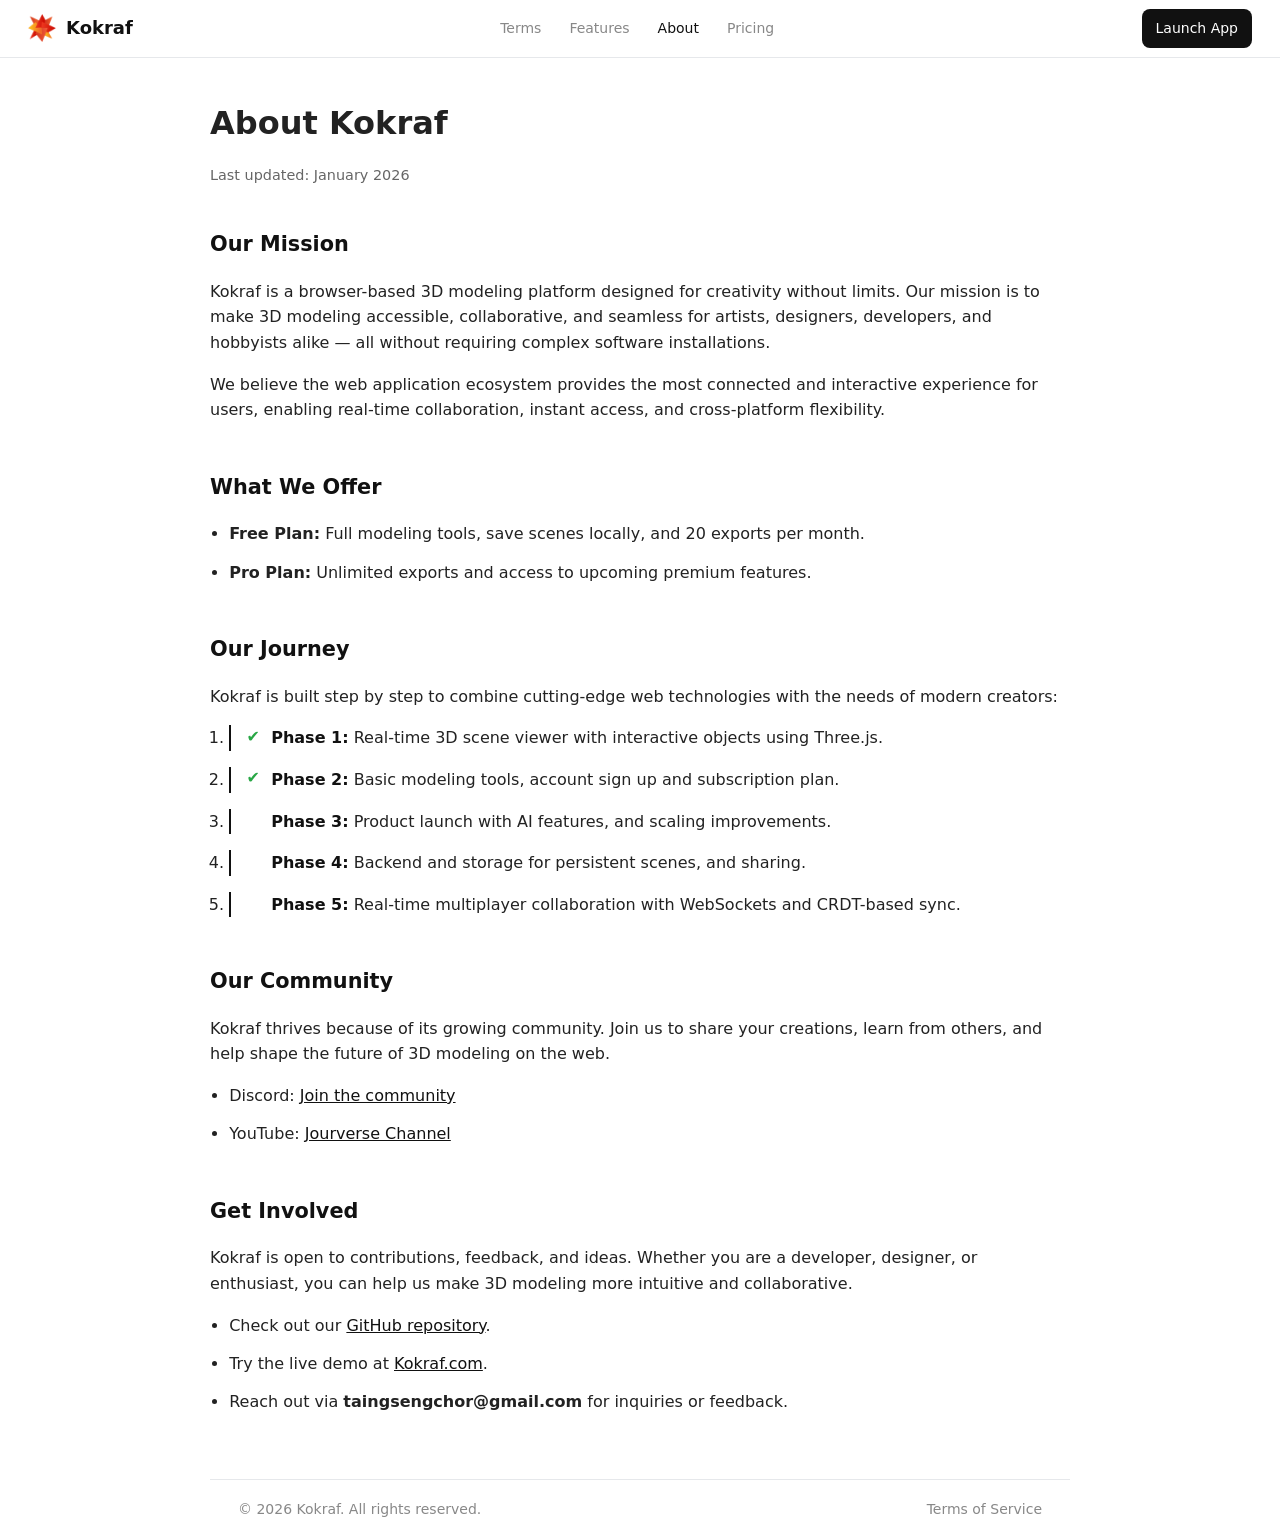
<file: about/index.html>
<!DOCTYPE html>
<html lang="en">
<head>
  <meta charset="UTF-8" />
  <meta name="viewport" content="width=device-width, initial-scale=1.0" />
  <title>About – Kokraf</title>

  <meta name="description" content="Learn about Kokraf, the browser-based collaborative 3D modeling platform, our vision, features, and roadmap.">

  <!-- Favicon and App Name -->
  <meta name="application-name" content="Kokraf" />
  <link rel="apple-touch-icon" sizes="180x180" href="/assets/favicon_io/apple-touch-icon.png">
  <link rel="icon" type="image/png" sizes="32x32" href="/assets/favicon_io/favicon-32x32.png">
  <link rel="icon" type="image/png" sizes="16x16" href="/assets/favicon_io/favicon-16x16.png">
  <link rel="icon" href="/assets/favicon_io/favicon.ico" type="image/x-icon">
  <link rel="icon" type="image/png" sizes="192x192" href="/assets/favicon_io/android-chrome-192x192.png">
  <link rel="icon" type="image/png" sizes="512x512" href="/assets/favicon_io/android-chrome-512x512.png">
  <link rel="manifest" href="/assets/favicon_io/site.webmanifest">

  <link rel="stylesheet" href="./about-page.css" />
</head>
<body>
  <header class="app-header">
    <div class="header-left">
      <img src="../assets/images/KokrafLogo.png" alt="Kokraf Logo" class="logo">
      <span class="brand-name">Kokraf</span>
    </div>

    <nav class="header-center">
      <a href="/terms">Terms</a>
      <a href="/features">Features</a>
      <a href="/about" class="active">About</a>
      <a href="/pricing">Pricing</a>
    </nav>

    <div class="header-right">
      <a href="/" class="app-button">Launch App</a>
    </div>
  </header>

  <main class="about-container">
    <h1>About Kokraf</h1>
    <p class="meta">Last updated: January 2026</p>

    <section>
      <h2>Our Mission</h2>
      <p>
        Kokraf is a browser-based 3D modeling platform designed for creativity without limits. 
        Our mission is to make 3D modeling accessible, collaborative, and seamless for artists, designers, developers, and hobbyists alike — all without requiring complex software installations.
      </p>
      <p>
        We believe the web application ecosystem provides the most connected and interactive experience for users, enabling real-time collaboration, instant access, and cross-platform flexibility.
      </p>
    </section>

    <section>
      <h2>What We Offer</h2>
      <ul>
        <li><strong>Free Plan:</strong> Full modeling tools, save scenes locally, and 20 exports per month.</li>
        <li><strong>Pro Plan:</strong> Unlimited exports and access to upcoming premium features.</li>
      </ul>
    </section>

    <section>
      <h2>Our Journey</h2>
      <p>
        Kokraf is built step by step to combine cutting-edge web technologies with the needs of modern creators:
      </p>
      <ol>
        <li><strong>Phase 1:</strong> Real-time 3D scene viewer with interactive objects using Three.js.</li>
        <li><strong>Phase 2:</strong> Basic modeling tools, account sign up and subscription plan.</li>
        <li><strong>Phase 3:</strong> Product launch with AI features, and scaling improvements.</li>
        <li><strong>Phase 4:</strong> Backend and storage for persistent scenes, and sharing.</li>
        <li><strong>Phase 5:</strong> Real-time multiplayer collaboration with WebSockets and CRDT-based sync.</li>
      </ol>
    </section>

    <section>
      <h2>Our Community</h2>
      <p>
        Kokraf thrives because of its growing community. Join us to share your creations, learn from others, and help shape the future of 3D modeling on the web.
      </p>
      <ul>
        <li>Discord: <a href="https://discord.com/invite/FEkhTyggYq" target="_blank">Join the community</a></li>
        <li>YouTube: <a href="https://www.youtube.com/@jourverse" target="_blank">Jourverse Channel</a></li>
      </ul>
    </section>

    <section>
      <h2>Get Involved</h2>
      <p>
        Kokraf is open to contributions, feedback, and ideas. Whether you are a developer, designer, or enthusiast, you can help us make 3D modeling more intuitive and collaborative.
      </p>
      <ul>
        <li>Check out our <a href="https://github.com/sengchor/kokraf" target="_blank">GitHub repository</a>.</li>
        <li>Try the live demo at <a href="https://kokraf.com" target="_blank">Kokraf.com</a>.</li>
        <li>Reach out via <strong>taingsengchor@gmail.com</strong> for inquiries or feedback.</li>
      </ul>
    </section>

    <footer class="site-footer">
      <div class="footer-left">
        © 2026 Kokraf. All rights reserved.
      </div>
      <div class="footer-right">
        <a href="/terms">Terms of Service</a>
      </div>
    </footer>
  </main>
</body>
</html>
</file>
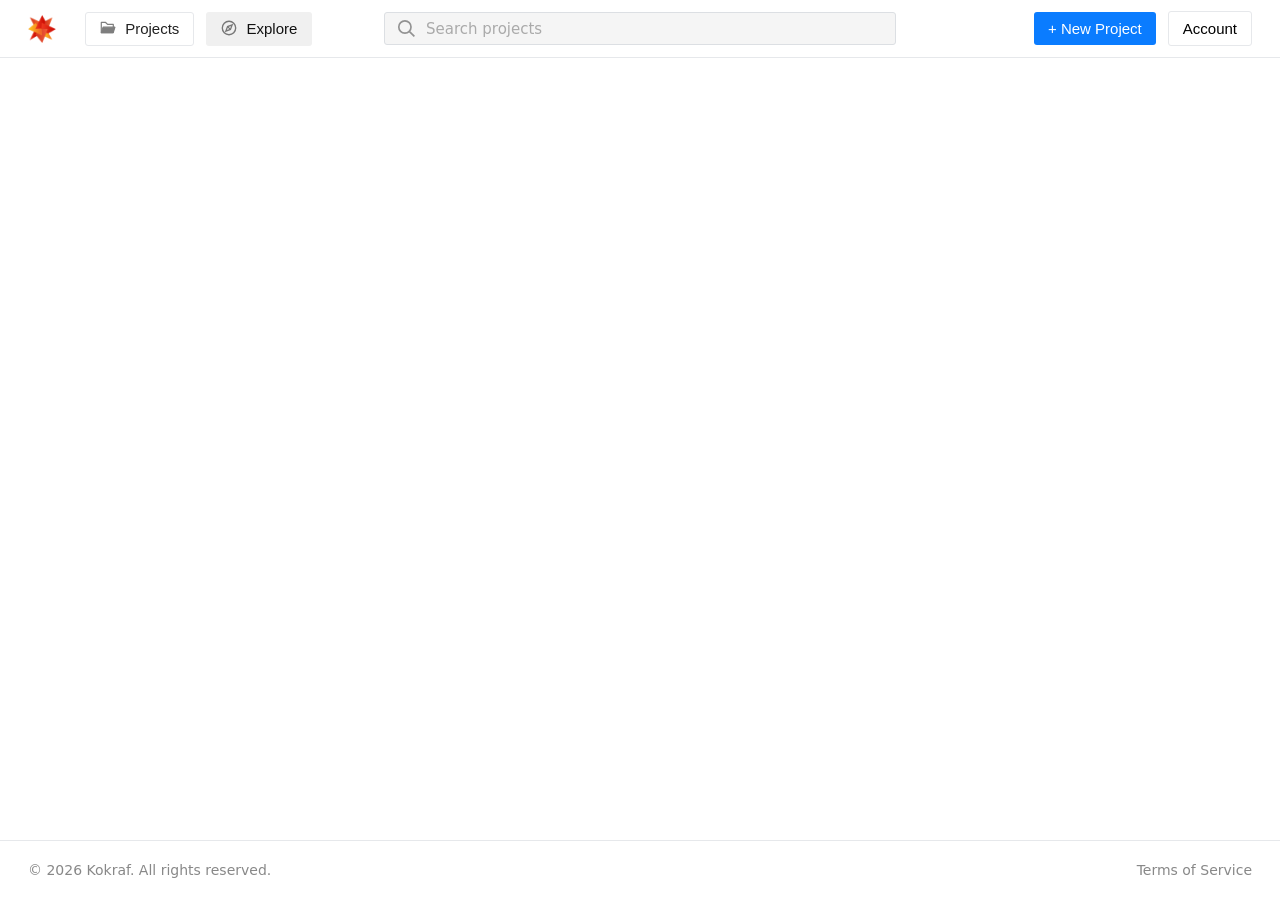
<file: explore/index.html>
<!DOCTYPE html>
<html lang="en">
<head>
  <meta charset="UTF-8" />
  <meta name="viewport" content="width=device-width, initial-scale=1.0"/>
  <title>Explore – Kokraf</title>

  <!-- Meta Description -->
  <meta name="description" content="Explore projects from artists around the world and collaborate on Kokraf." />

  <!-- Favicon and App Name -->
  <meta name="application-name" content="Kokraf" />
  <link rel="apple-touch-icon" sizes="180x180" href="/assets/favicon_io/apple-touch-icon.png">
  <link rel="icon" type="image/png" sizes="32x32" href="/assets/favicon_io/favicon-32x32.png">
  <link rel="icon" type="image/png" sizes="16x16" href="/assets/favicon_io/favicon-16x16.png">
  <link rel="icon" href="/assets/favicon_io/favicon.ico" type="image/x-icon">
  <link rel="icon" type="image/png" sizes="192x192" href="/assets/favicon_io/android-chrome-192x192.png">
  <link rel="icon" type="image/png" sizes="512x512" href="/assets/favicon_io/android-chrome-512x512.png">
  <link rel="manifest" href="/assets/favicon_io/site.webmanifest">

  <link rel="stylesheet" href="/css/base-pages.css" />
  <link rel="stylesheet" href="./explore-page.css" />
  <link rel="stylesheet" href="/css/login-panel.css" />
  <link rel="stylesheet" href="/css/account-panel.css" />
  <link rel="stylesheet" href="/css/viewer-panel.css" />

  <script type="importmap">
    {
      "imports": {
        "three": "https://cdn.jsdelivr.net/npm/three@0.176.0/build/three.module.js",
        "supabase": "https://esm.sh/@supabase/supabase-js@2"
      }
    }
  </script>
</head>

<body>
  <header class="app-header">
    <div class="header-left">
      <a href="/" class="logo-link">
        <img src="../assets/images/KokrafLogo.png" class="logo" />
      </a>
      <a href="/projects" class="secondary-btn">
        <img src="/assets/icons/projects.svg" class="button-icon" width="16" height="16">
        Projects
      </a>
      <a href="/explore" class="secondary-btn active">
        <img src="/assets/icons/explore.svg" class="explore-icon button-icon" width="16" height="16">
        Explore
      </a>
    </div>

    <div class="header-center">
      <div class="search-bar">
        <img src="/assets/icons/search.svg" class="search-icon" width="15" height="15" />
        <input type="text" id="project-search" class="search-input" placeholder="Search projects" />
      </div>
    </div>

    <div class="header-right">
      <button id="new-project-btn" class="primary-btn">+ New Project</button>
      <button id="account-btn" class="secondary-btn">Account</button>
    </div>
  </header>

  <main class="projects-container">
    <div id="projects-grid" class="projects-grid"></div>
  </main>

  <footer class="site-footer">
    <div class="footer-left">
      © 2026 Kokraf. All rights reserved.
    </div>
    <div class="footer-right">
      <a href="/terms">Terms of Service</a>
    </div>
  </footer>
  <script type="module" src="./main.js"></script>
</body>
</html>
</file>
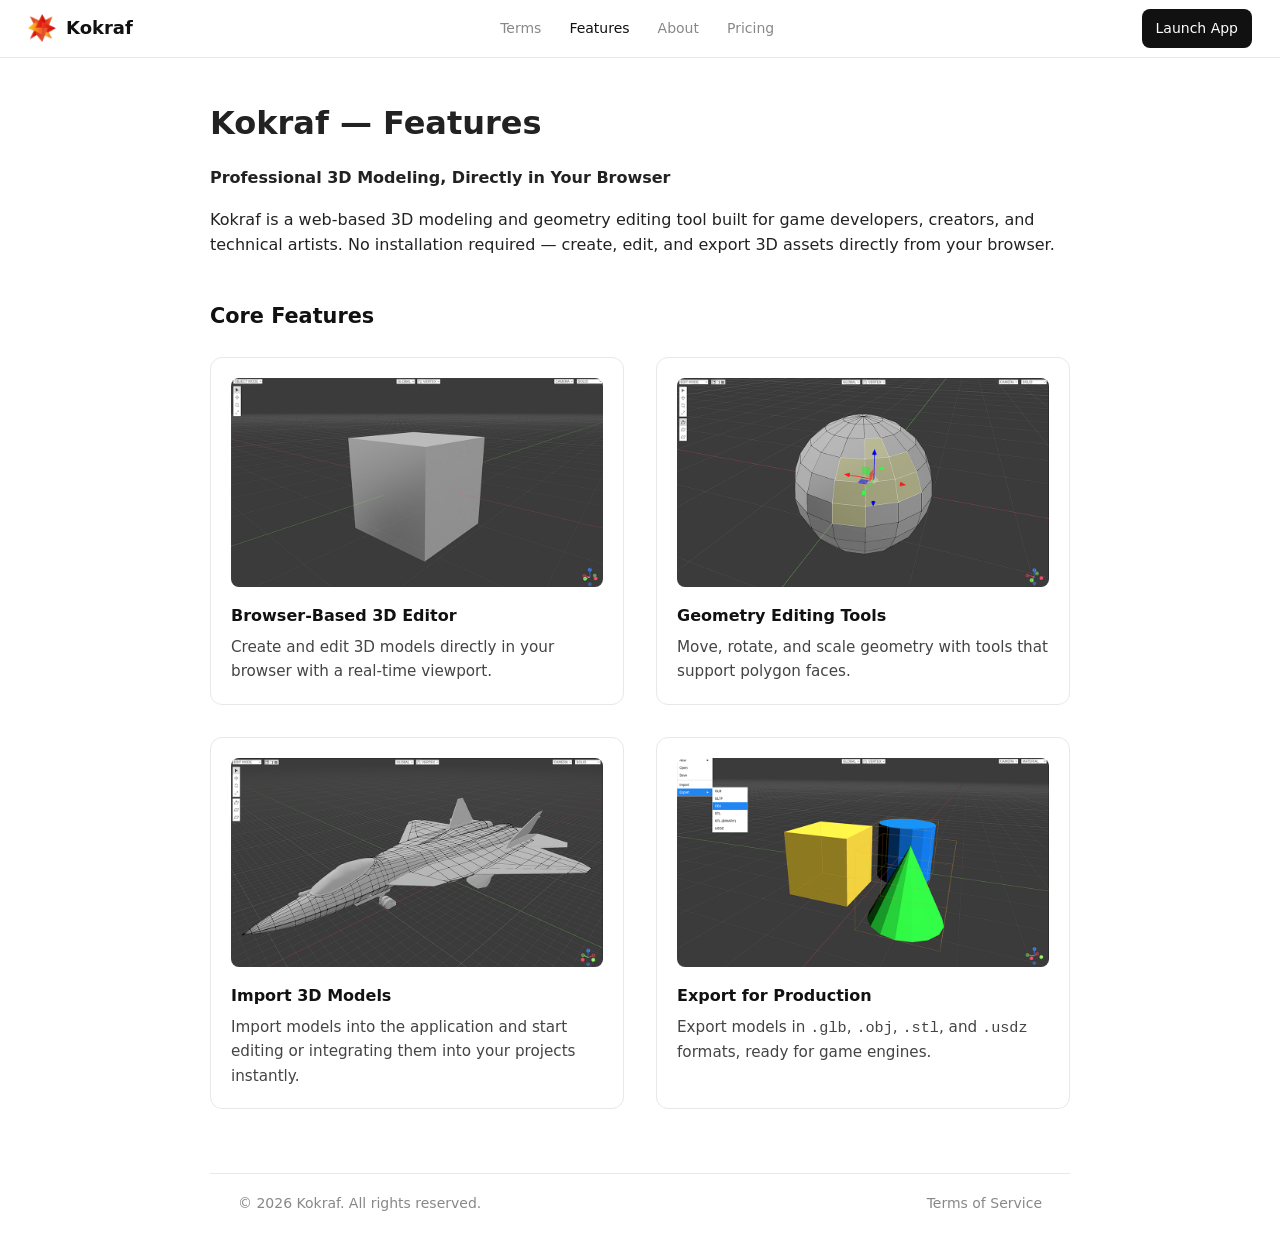
<file: features/index.html>
<!DOCTYPE html>
<html lang="en">
<head>
  <meta charset="UTF-8" />
  <meta name="viewport" content="width=device-width, initial-scale=1.0" />
  <title>Features – Kokraf</title>

  <meta name="description" content="Kokraf is a browser-based 3D modeling and geometry editing tool for game developers and creators." />

  <!-- Favicon and App Name -->
  <meta name="application-name" content="Kokraf" />
  <link rel="apple-touch-icon" sizes="180x180" href="/assets/favicon_io/apple-touch-icon.png">
  <link rel="icon" type="image/png" sizes="32x32" href="/assets/favicon_io/favicon-32x32.png">
  <link rel="icon" type="image/png" sizes="16x16" href="/assets/favicon_io/favicon-16x16.png">
  <link rel="icon" href="/assets/favicon_io/favicon.ico" type="image/x-icon">
  <link rel="icon" type="image/png" sizes="192x192" href="/assets/favicon_io/android-chrome-192x192.png">
  <link rel="icon" type="image/png" sizes="512x512" href="/assets/favicon_io/android-chrome-512x512.png">
  <link rel="manifest" href="/assets/favicon_io/site.webmanifest">

  <link rel="stylesheet" href="./features-page.css" />
</head>
<body>

  <!-- App Header -->
  <header class="app-header">
    <div class="header-left">
      <img
        src="../assets/images/KokrafLogo.png"
        alt="Kokraf Logo"
        class="logo"
      />
      <span class="brand-name">Kokraf</span>
    </div>

    <nav class="header-center">
      <a href="/terms">Terms</a>
      <a href="/features" class="active">Features</a>
      <a href="/about">About</a>
      <a href="/pricing">Pricing</a>
    </nav>

    <div class="header-right">
      <a href="/" class="app-button">Launch App</a>
    </div>
  </header>

  <!-- Main Content -->
  <main class="features-container">

    <!-- Page Header -->
    <header>
      <h1>Kokraf — Features</h1>

      <p>
        <strong>Professional 3D Modeling, Directly in Your Browser</strong>
      </p>

      <p>
        Kokraf is a web-based 3D modeling and geometry editing tool built for
        game developers, creators, and technical artists. No installation
        required — create, edit, and export 3D assets directly from your browser.
      </p>
    </header>

    <!-- Core Features -->
    <section>
      <h2>Core Features</h2>

      <div class="features-grid">
        <article class="feature-card">
          <img src="/assets/images/kokraf-feature1.png" alt="Browser-based 3D editor">
          <h3>Browser-Based 3D Editor</h3>
          <p>
            Create and edit 3D models directly in your browser with a real-time viewport.
          </p>
        </article>

        <article class="feature-card">
          <img src="/assets/images/kokraf-feature2.png" alt="Geometry editing tools">
          <h3>Geometry Editing Tools</h3>
          <p>
            Move, rotate, and scale geometry with tools that support polygon faces.
          </p>
        </article>

        <article class="feature-card">
          <img src="/assets/images/kokraf-feature3.png" alt="Import models">
          <h3>Import 3D Models</h3>
          <p>
            Import models into the application and start editing or integrating them into your projects instantly.
          </p>
        </article>

        <article class="feature-card">
          <img src="/assets/images/kokraf-feature4.png" alt="Export formats">
          <h3>Export for Production</h3>
          <p>
            Export models in <code>.glb</code>, <code>.obj</code>, <code>.stl</code>, and <code>.usdz</code> formats, ready for game engines.
          </p>
        </article>
      </div>
    </section>

    <footer class="site-footer">
      <div class="footer-left">
        © 2026 Kokraf. All rights reserved.
      </div>
      <div class="footer-right">
        <a href="/terms">Terms of Service</a>
      </div>
    </footer>

  </main>

</body>
</html>
</file>
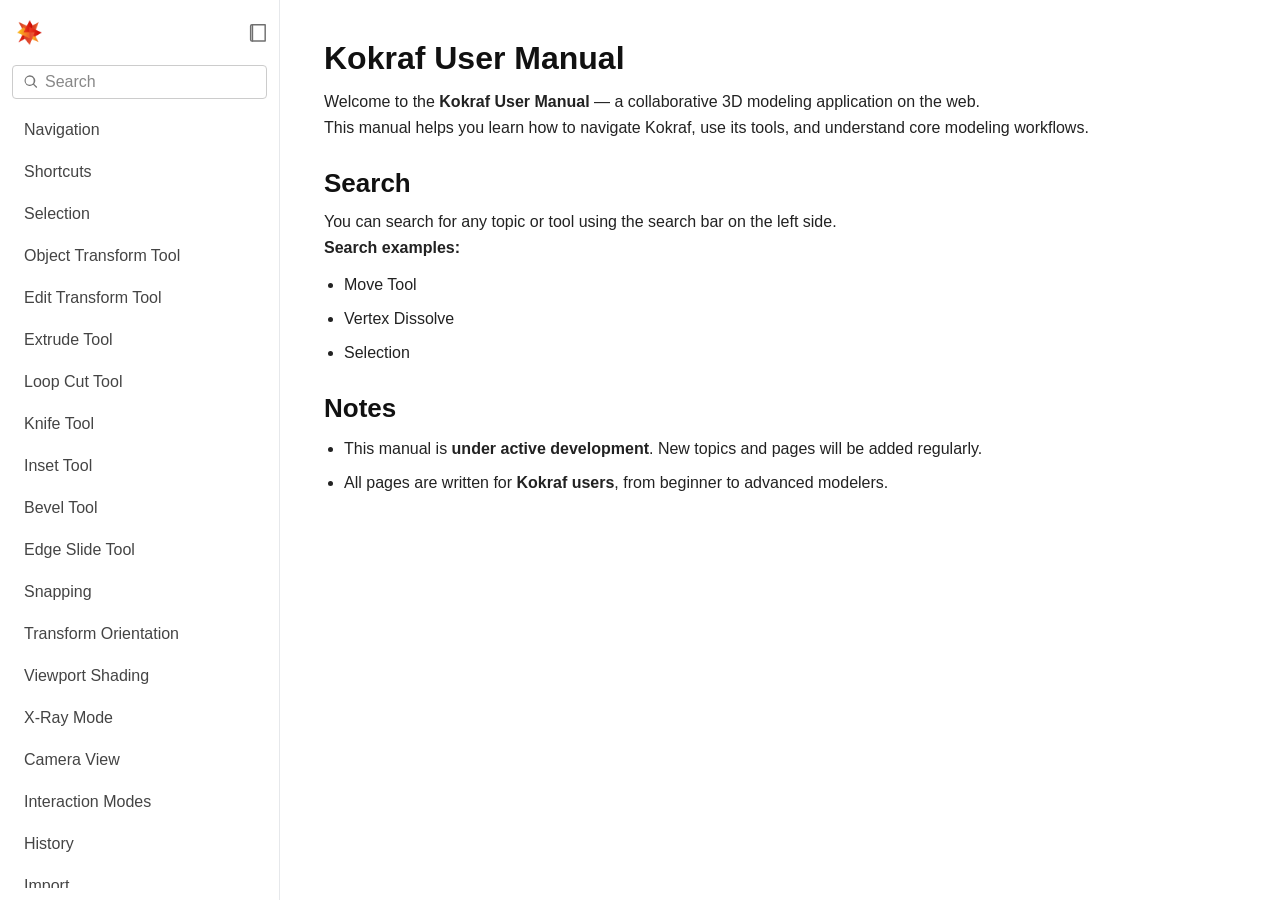
<file: manual/index.html>
<!DOCTYPE html>
<html lang="en">
<head>
  <meta charset="UTF-8">
  <title>Kokraf Manual</title>

  <!-- Meta Description -->
  <meta name="description" content="Official Kokraf user manual for the collaborative 3D modeling web app.">

  <!-- Open Graph Tags -->
  <meta property="og:title" content="Kokraf User Manual">
  <meta property="og:description" content="Official Kokraf user manual. Documentation on how to use the collaborative 3D modeling web app.">
  <meta property="og:type" content="article">
  <meta property="og:url" content="https://kokraf.com/manual">
  <meta property="og:image" content="https://kokraf.com/assets/images/kokrafLogo.png">
  <meta property="og:site_name" content="Kokraf">

  <!-- Favicon and App Name -->
  <meta name="application-name" content="Kokraf" />
  <link rel="apple-touch-icon" sizes="180x180" href="/assets/favicon_io/apple-touch-icon.png">
  <link rel="icon" type="image/png" sizes="32x32" href="/assets/favicon_io/favicon-32x32.png">
  <link rel="icon" type="image/png" sizes="16x16" href="/assets/favicon_io/favicon-16x16.png">
  <link rel="icon" href="/assets/favicon_io/favicon.ico" type="image/x-icon">
  <link rel="icon" type="image/png" sizes="192x192" href="/assets/favicon_io/android-chrome-192x192.png">
  <link rel="icon" type="image/png" sizes="512x512" href="/assets/favicon_io/android-chrome-512x512.png">
  <link rel="manifest" href="/assets/favicon_io/site.webmanifest">

  <!-- Structured Data for SEO -->
  <script type="application/ld+json">
  {
    "@context": "https://schema.org",
    "@type": "TechArticle",
    "headline": "Kokraf User Manual",
    "description": "Official Kokraf user manual. Documentation on how to use the collaborative 3D modeling web app.",
    "author": {
      "@type": "Organization",
      "name": "Kokraf"
    },
    "publisher": {
      "@type": "Organization",
      "name": "Kokraf",
      "logo": {
        "@type": "ImageObject",
        "url": "https://kokraf.com/assets/images/kokrafLogo.png"
      }
    },
    "url": "https://kokraf.com/manual",
    "inLanguage": "en"
  }
  </script>

  <link rel="stylesheet" href="./manual.css">
  <link rel="stylesheet" href="./manual-content.css">
</head>
<body>
  <div id="sidebar">
    <div id="sidebar-header">
      <a href="/" id="manual-logo">
        <img src="../assets/images/KokrafLogo.png" alt="Kokraf Logo">
      </a>
      <a href="/manual" id="manual-home" data-tooltip="User Manual">
        <svg viewBox="0 0 22 22" width="20" height="20" aria-hidden="true">
          <path d="M4 4.5C4 3.67 4.67 3 5.5 3H20v18H5.5A1.5 1.5 0 0 1 4 19.5v-15Z"/>
          <path d="M6 3v18"/>
        </svg>
      </a>
    </div>

    <input type="text" id="search-input" placeholder="Search">
    <ul id="category-list">
      <li data-link="navigation">Navigation</li>
      <li data-link="shortcuts">Shortcuts</li>
      <li data-link="selection">Selection</li>
      <li data-link="object-transform-tool">Object Transform Tool</li>
      <li data-link="edit-transform-tool">Edit Transform Tool</li>
      <li data-link="extrude-tool">Extrude Tool</li>
      <li data-link="loop-cut-tool">Loop Cut Tool</li>
      <li data-link="knife-tool">Knife Tool</li>
      <li data-link="inset-tool">Inset Tool</li>
      <li data-link="bevel-tool">Bevel Tool</li>
      <li data-link="edge-slide-tool">Edge Slide Tool</li>
      <li data-link="snapping">Snapping</li>
      <li data-link="transform-orientation">Transform Orientation</li>
      <li data-link="viewport-shading">Viewport Shading</li>
      <li data-link="x-ray-mode">X-Ray Mode</li>
      <li data-link="camera-view">Camera View</li>
      <li data-link="interaction-modes">Interaction Modes</li>
      <li data-link="history">History</li>
      <li data-link="import">Import</li>
      <li data-link="export">Export</li>
      <li data-link="outliner">Outliner</li>
      <li data-link="view-helper">View Helper</li>
    </ul>
  </div>

  <div id="content">
    <h1>Kokraf User Manual</h1>

    <p>
      Welcome to the <strong>Kokraf User Manual</strong> — a collaborative 3D modeling
      application on the web.
    </p>

    <p>
      This manual helps you learn how to navigate Kokraf, use its tools, and understand
      core modeling workflows.
    </p>


    <h2>Search</h2>

    <p>
      You can search for any topic or tool using the search bar on the left side.
    </p>

    <p><strong>Search examples:</strong></p>
    <ul>
      <li>Move Tool</li>
      <li>Vertex Dissolve</li>
      <li>Selection</li>
    </ul>

    <h2>Notes</h2>

    <ul>
      <li>This manual is <strong>under active development</strong>. New topics and pages will be added regularly.</li>
      <li>All pages are written for <strong>Kokraf users</strong>, from beginner to advanced modelers.</li>
    </ul>
  </div>

  <script type="module" src="./manual.js"></script>
</body>
</html>
</file>
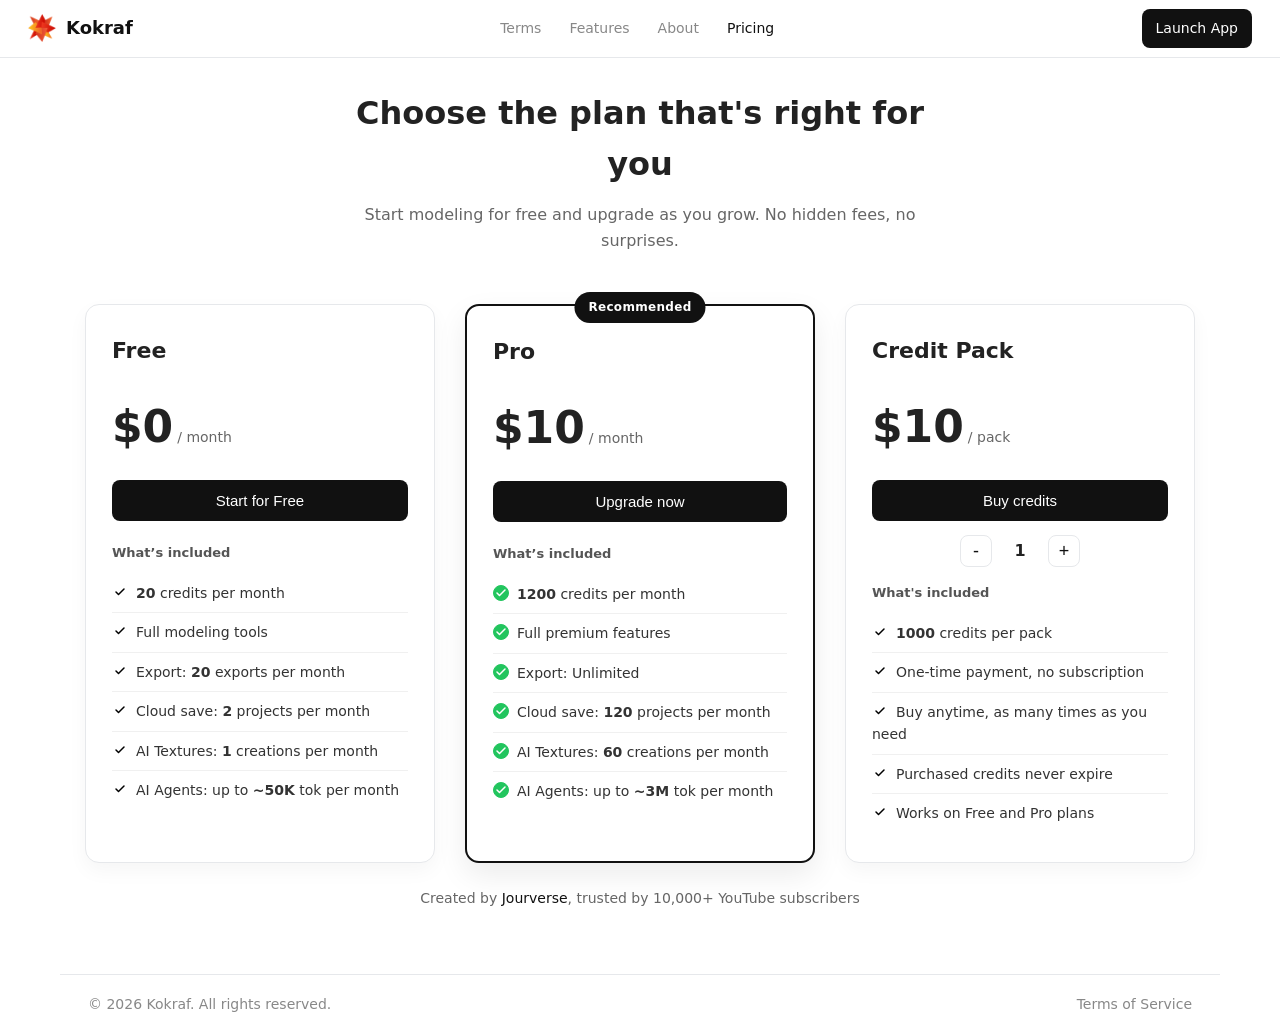
<file: pricing/index.html>
<!DOCTYPE html>
<html lang="en">
<head>
  <meta charset="UTF-8">
  <meta name="viewport" content="width=device-width, initial-scale=1.0">
  <title>Pricing - Kokraf</title>

  <!-- Meta Description -->
  <meta name="description" content="Explore Kokraf's flexible pricing plans. Start modeling for free or upgrade to Pro for unlimited exports.">

  <!-- Favicon and App Name -->
  <meta name="application-name" content="Kokraf" />
  <link rel="apple-touch-icon" sizes="180x180" href="/assets/favicon_io/apple-touch-icon.png">
  <link rel="icon" type="image/png" sizes="32x32" href="/assets/favicon_io/favicon-32x32.png">
  <link rel="icon" type="image/png" sizes="16x16" href="/assets/favicon_io/favicon-16x16.png">
  <link rel="icon" href="/assets/favicon_io/favicon.ico" type="image/x-icon">
  <link rel="icon" type="image/png" sizes="192x192" href="/assets/favicon_io/android-chrome-192x192.png">
  <link rel="icon" type="image/png" sizes="512x512" href="/assets/favicon_io/android-chrome-512x512.png">
  <link rel="manifest" href="/assets/favicon_io/site.webmanifest">
  
  <link rel="stylesheet" href="./pricing-page.css" />
  <link rel="stylesheet" href="../css/login-panel.css" />

  <script type="importmap">
  {
    "imports": {
      "supabase": "https://esm.sh/@supabase/supabase-js@2"
    }
  }
  </script>
</head>

<body>
  <header class="app-header">
    <div class="header-left">
      <img src="../assets/images/KokrafLogo.png" alt="Kokraf Logo" class="logo">
      <span class="brand-name">Kokraf</span>
    </div>

    <nav class="header-center">
      <a href="/terms">Terms</a>
      <a href="/features">Features</a>
      <a href="/about">About</a>
      <a href="/pricing" class="active">Pricing</a>
    </nav>

    <div class="header-right">
      <a href="/" class="app-button">Launch App</a>
    </div>
  </header>

  <main class="page-content">
    <div class="pricing-header">
      <h2>Choose the plan that's right for you</h2>
      <p>Start modeling for free and upgrade as you grow. No hidden fees, no surprises.</p>
    </div>

    <div class="pricing-cards">
      <div class="pricing-card">
        <h3>Free</h3>
        <div class="price">$0<span>/ month</span></div>
        <button id="free-btn" class="pricing-action">Start for Free</button>
        <p class="included-label">What’s included</p>
        <ul>
          <li>
            <span class="custom-check normal">
              <svg xmlns="http://www.w3.org/2000/svg" viewBox="0 0 24 24"><polyline points="20 6 9 17 4 12"></polyline></svg>
            </span><strong>20</strong> credits per month
          </li>
          <li>            
            <span class="custom-check normal">
              <svg xmlns="http://www.w3.org/2000/svg" viewBox="0 0 24 24"><polyline points="20 6 9 17 4 12"></polyline></svg>
            </span>Full modeling tools
          </li>
          <li>            
            <span class="custom-check normal">
              <svg xmlns="http://www.w3.org/2000/svg" viewBox="0 0 24 24"><polyline points="20 6 9 17 4 12"></polyline></svg>
            </span>Export: <strong>20</strong> exports per month
          </li>
          <li>
            <span class="custom-check normal">
              <svg xmlns="http://www.w3.org/2000/svg" viewBox="0 0 24 24"><polyline points="20 6 9 17 4 12"></polyline></svg>
            </span>Cloud save: <strong>2</strong> projects per month
          </li>
          <li>            
            <span class="custom-check normal">
              <svg xmlns="http://www.w3.org/2000/svg" viewBox="0 0 24 24"><polyline points="20 6 9 17 4 12"></polyline></svg>
            </span>AI Textures: <strong>1</strong> creations per month
          </li>
          <li>
            <span class="custom-check normal">
              <svg xmlns="http://www.w3.org/2000/svg" viewBox="0 0 24 24"><polyline points="20 6 9 17 4 12"></polyline></svg>
            </span>AI Agents: up to <strong>~50K</strong> tok per month
          </li>
        </ul>
      </div>

      <div class="pricing-card featured">
        <span class="recommended">Recommended</span>

        <h3>Pro</h3>
        <div class="price">$10<span>/ month</span></div>
        <button id="pro-btn" class="pricing-action">Upgrade now</button>
        <p class="included-label">What’s included</p>
        <ul>
          <li>
            <span class="custom-check">
              <svg xmlns="http://www.w3.org/2000/svg" viewBox="0 0 24 24"><polyline points="20 6 9 17 4 12"></polyline></svg>
            </span><strong>1200</strong> credits per month
          </li>
          <li>            
            <span class="custom-check">
              <svg xmlns="http://www.w3.org/2000/svg" viewBox="0 0 24 24"><polyline points="20 6 9 17 4 12"></polyline></svg>
            </span>Full premium features
          </li>
          <li>            
            <span class="custom-check">
              <svg xmlns="http://www.w3.org/2000/svg" viewBox="0 0 24 24"><polyline points="20 6 9 17 4 12"></polyline></svg>
            </span>Export: Unlimited
          </li>
          <li>            
            <span class="custom-check">
              <svg xmlns="http://www.w3.org/2000/svg" viewBox="0 0 24 24"><polyline points="20 6 9 17 4 12"></polyline></svg>
            </span>Cloud save: <strong>120</strong> projects per month
          </li>
          <li>            
            <span class="custom-check">
              <svg xmlns="http://www.w3.org/2000/svg" viewBox="0 0 24 24"><polyline points="20 6 9 17 4 12"></polyline></svg>
            </span>AI Textures: <strong>60</strong> creations per month
          </li>
          <li>
            <span class="custom-check">
              <svg xmlns="http://www.w3.org/2000/svg" viewBox="0 0 24 24"><polyline points="20 6 9 17 4 12"></polyline></svg>
            </span>AI Agents: up to <strong>~3M</strong> tok per month
          </li>
        </ul>
      </div>

      <div class="pricing-card topup">
        <h3>Credit Pack</h3>
        <div class="price">$10<span>/ pack</span></div>

        <button id="topup-btn" class="pricing-action">Buy credits</button>

        <div class="pack-qty">
          <button type="button" id="pack-minus" aria-label="Decrease">-</button>
          <span id="pack-count">1</span>
          <button type="button" id="pack-plus" aria-label="Increase">+</button>
        </div>

        <p class="included-label">What's included</p>
        <ul>
          <li>
            <span class="custom-check normal">
              <svg xmlns="http://www.w3.org/2000/svg" viewBox="0 0 24 24"><polyline points="20 6 9 17 4 12"></polyline></svg>
            </span><strong>1000</strong> credits per pack
          </li>
          <li>
            <span class="custom-check normal">
              <svg xmlns="http://www.w3.org/2000/svg" viewBox="0 0 24 24"><polyline points="20 6 9 17 4 12"></polyline></svg>
            </span>One-time payment, no subscription
          </li>
          <li>
            <span class="custom-check normal">
              <svg xmlns="http://www.w3.org/2000/svg" viewBox="0 0 24 24"><polyline points="20 6 9 17 4 12"></polyline></svg>
            </span>Buy anytime, as many times as you need
          </li>
          <li>
            <span class="custom-check normal">
              <svg xmlns="http://www.w3.org/2000/svg" viewBox="0 0 24 24"><polyline points="20 6 9 17 4 12"></polyline></svg>
            </span>Purchased credits never expire
          </li>
          <li>
            <span class="custom-check normal">
              <svg xmlns="http://www.w3.org/2000/svg" viewBox="0 0 24 24"><polyline points="20 6 9 17 4 12"></polyline></svg>
            </span>Works on Free and Pro plans
          </li>
        </ul>
      </div>
    </div>
    <p class="created-by">
      Created by <a href="https://www.youtube.com/@jourverse" target="_blank">Jourverse</a>, trusted by 10,000+ YouTube subscribers
    </p>

    <footer class="site-footer">
      <div class="footer-left">
        © 2026 Kokraf. All rights reserved.
      </div>
      <div class="footer-right">
        <a href="/terms">Terms of Service</a>
      </div>
    </footer>
  </main>

  <script src="https://cdn.paddle.com/paddle/v2/paddle.js"></script>
  <script type="text/javascript">
    Paddle.Environment.set("production");
    Paddle.Initialize({ 
      token: 'live_88a301412281aa27f06007025e3'
    });
  </script>
  <script type="module" src="./pricing.js"></script>
</body>
</html>
</file>
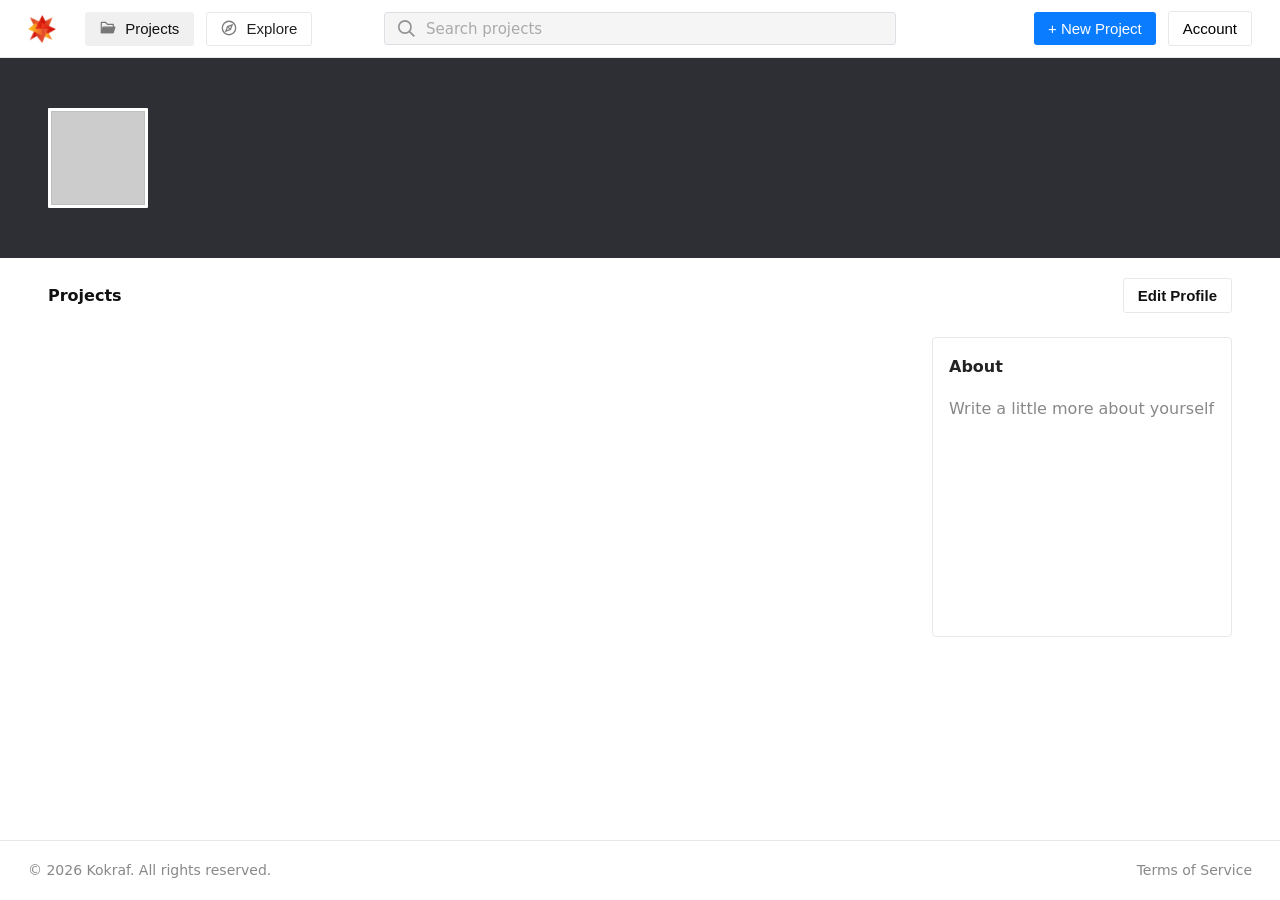
<file: projects/index.html>
<!DOCTYPE html>
<html lang="en">
<head>
  <meta charset="UTF-8" />
  <meta name="viewport" content="width=device-width, initial-scale=1.0"/>
  <title>Projects – Kokraf</title>

  <!-- Meta Description -->
  <meta name="description" content="Kokraf Projects lets you store, edit, and manage your 3D creations in one place." />

  <!-- Favicon and App Name -->
  <meta name="application-name" content="Kokraf" />
  <link rel="apple-touch-icon" sizes="180x180" href="/assets/favicon_io/apple-touch-icon.png">
  <link rel="icon" type="image/png" sizes="32x32" href="/assets/favicon_io/favicon-32x32.png">
  <link rel="icon" type="image/png" sizes="16x16" href="/assets/favicon_io/favicon-16x16.png">
  <link rel="icon" href="/assets/favicon_io/favicon.ico" type="image/x-icon">
  <link rel="icon" type="image/png" sizes="192x192" href="/assets/favicon_io/android-chrome-192x192.png">
  <link rel="icon" type="image/png" sizes="512x512" href="/assets/favicon_io/android-chrome-512x512.png">
  <link rel="manifest" href="/assets/favicon_io/site.webmanifest">

  <link rel="stylesheet" href="/css/base-pages.css" />
  <link rel="stylesheet" href="./projects-page.css" />
  <link rel="stylesheet" href="./edit-profile-panel.css" />
  <link rel="stylesheet" href="/css/login-panel.css" />
  <link rel="stylesheet" href="/css/account-panel.css" />
  <link rel="stylesheet" href="/css/viewer-panel.css" />

  <script type="importmap">
    {
      "imports": {
        "three": "https://cdn.jsdelivr.net/npm/three@0.176.0/build/three.module.js",
        "supabase": "https://esm.sh/@supabase/supabase-js@2"
      }
    }
  </script>
</head>

<body>
  <header class="app-header">
    <div class="header-left">
      <a href="/" class="logo-link">
        <img src="../assets/images/KokrafLogo.png" class="logo" />
      </a>
      <a href="/projects" class="secondary-btn active">
        <img src="/assets/icons/projects.svg" class="button-icon" width="16" height="16">
        Projects
      </a>
      <a href="/explore" class="secondary-btn">
        <img src="/assets/icons/explore.svg" class="explore-icon button-icon" width="16" height="16">
        Explore
      </a>
    </div>

    <div class="header-center">
      <div class="search-bar">
        <img src="/assets/icons/search.svg" class="search-icon" width="15" height="15" />
        <input type="text" id="project-search" class="search-input" placeholder="Search projects" />
      </div>
    </div>

    <div class="header-right">
      <button id="new-project-btn" class="primary-btn">+ New Project</button>
      <button id="account-btn" class="secondary-btn">Account</button>
    </div>
  </header>

  <main class="projects-container">
    <section class="profile-header">
      <div class="profile-banner"></div>

      <div class="profile-content">
        <img class="profile-avatar empty" />
        <div id="profile-info" class="profile-info">
          <div class="profile-name"></div>
          <div class="profile-username"></div>
        </div>
      </div>
    </section>

    <div class="panel-header">
      <div class="tab-name">Projects</div>
      <button id="edit-profile-btn" class="primary-btn">Edit Profile</button>
    </div>
    <div class="content-layout">
      <div class="main-content">
        <div id="projects-grid" class="projects-grid">
        </div>
      </div>

      <aside class="right-panel">
        <div class="about-card">
          <div class="about-title">About</div>
          <p id="profile-about" class="profile-about">Write a little more about yourself</p>
        </div>
      </aside>
    </div>
  </main>

  <footer class="site-footer">
    <div class="footer-left">
      © 2026 Kokraf. All rights reserved.
    </div>
    <div class="footer-right">
      <a href="/terms">Terms of Service</a>
    </div>
  </footer>
  <script type="module" src="./main.js"></script>
</body>
</html>
</file>
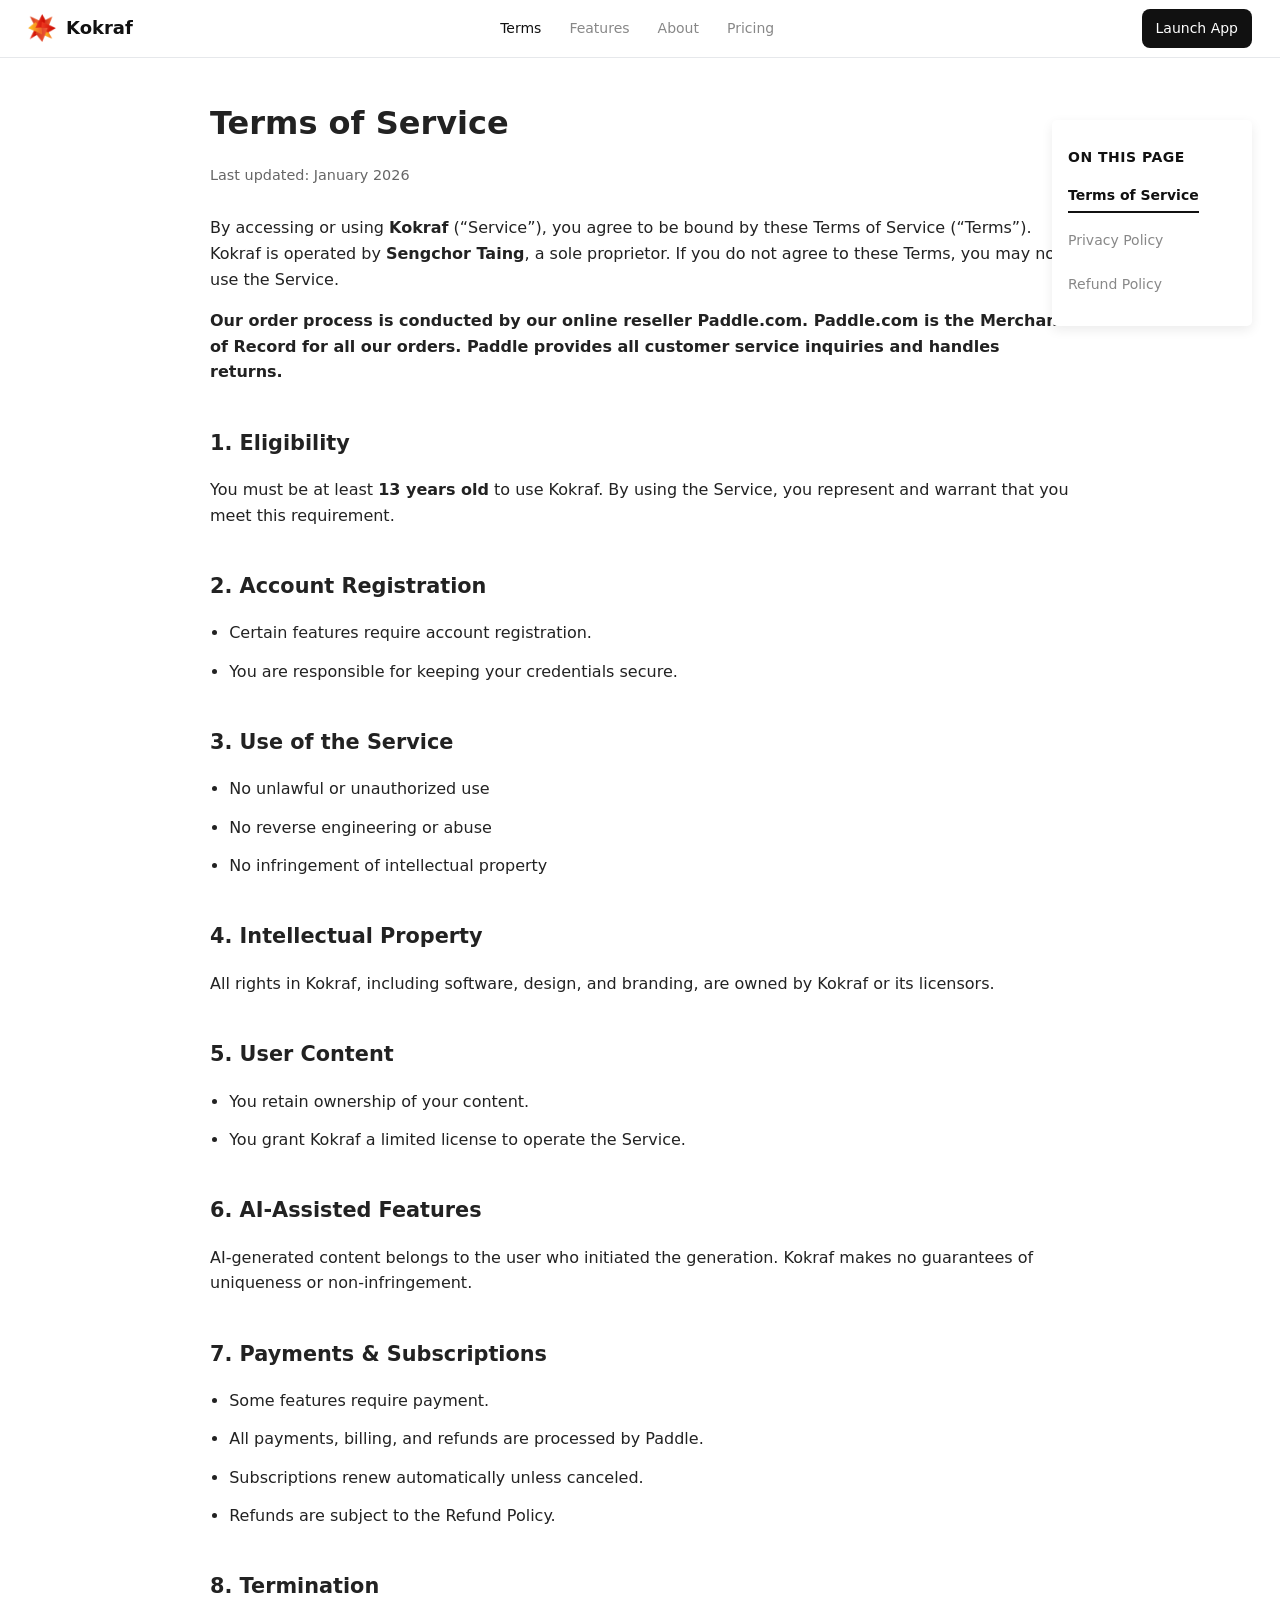
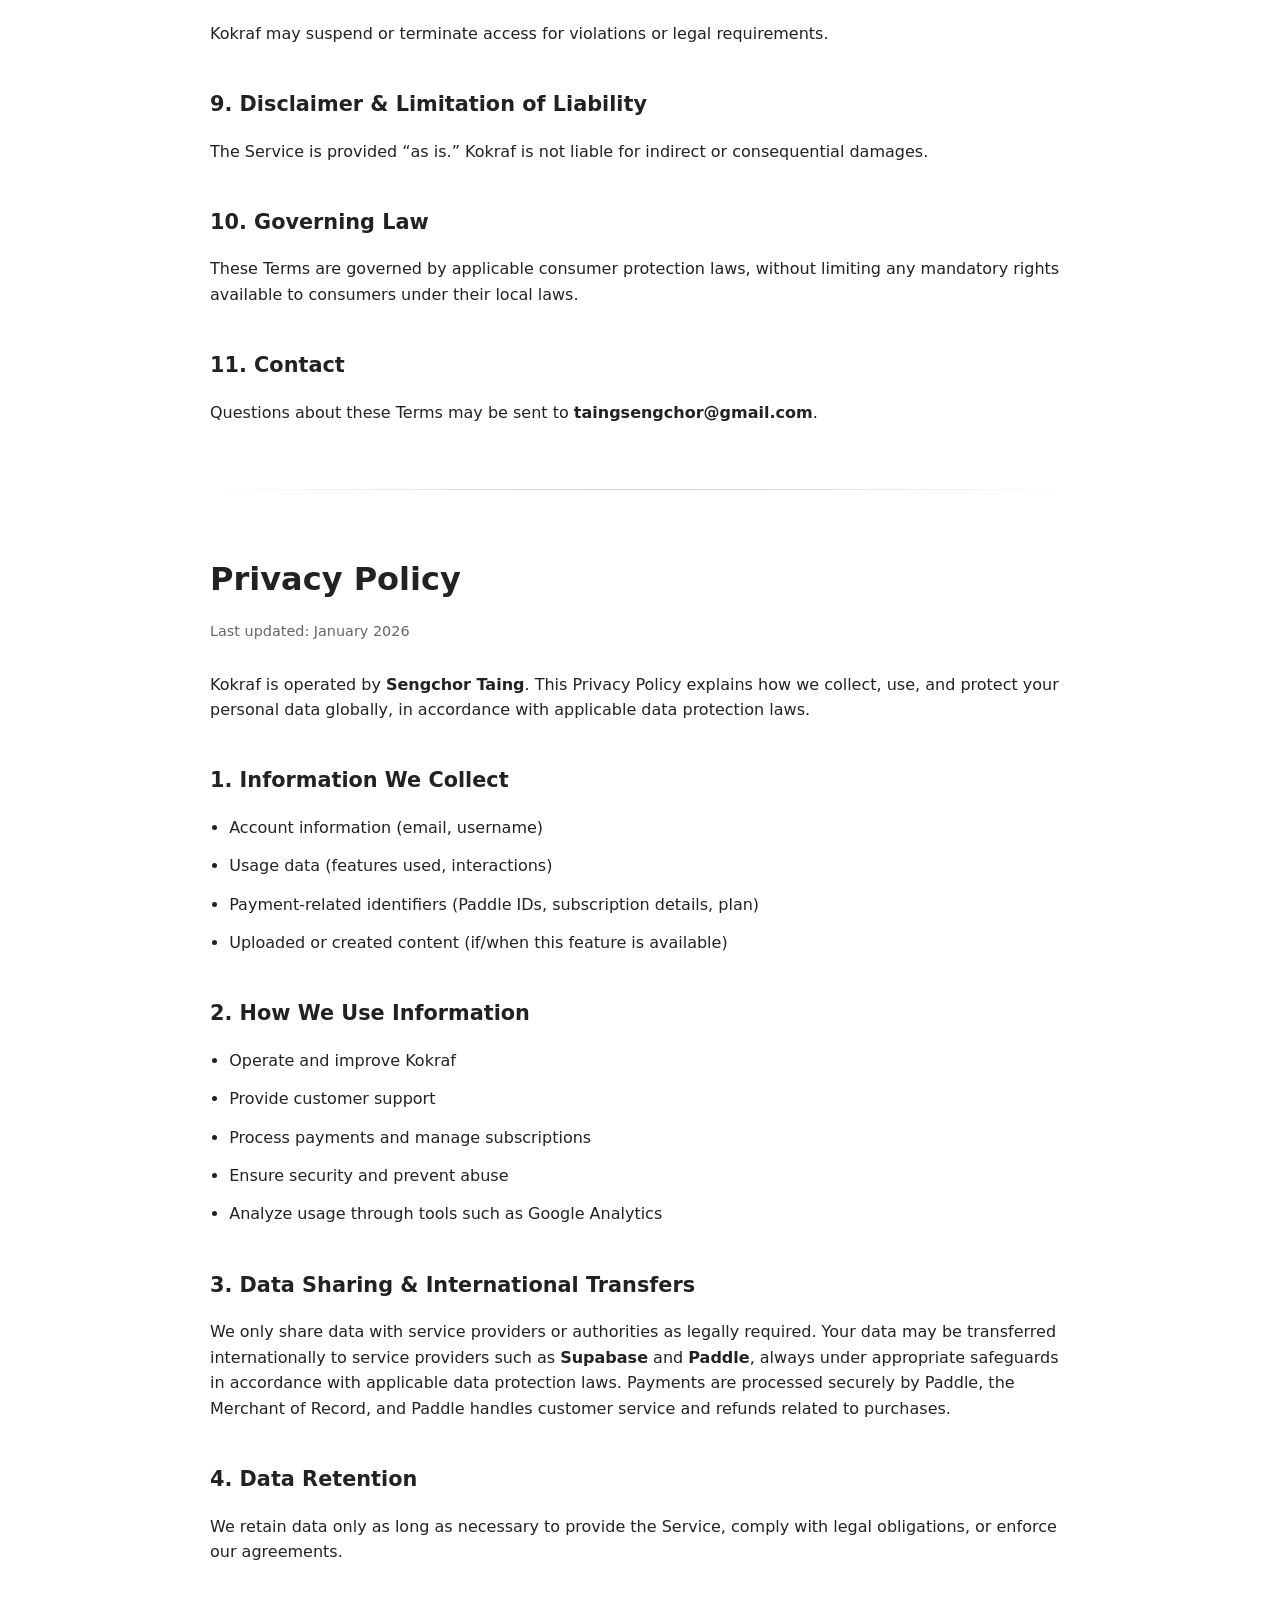
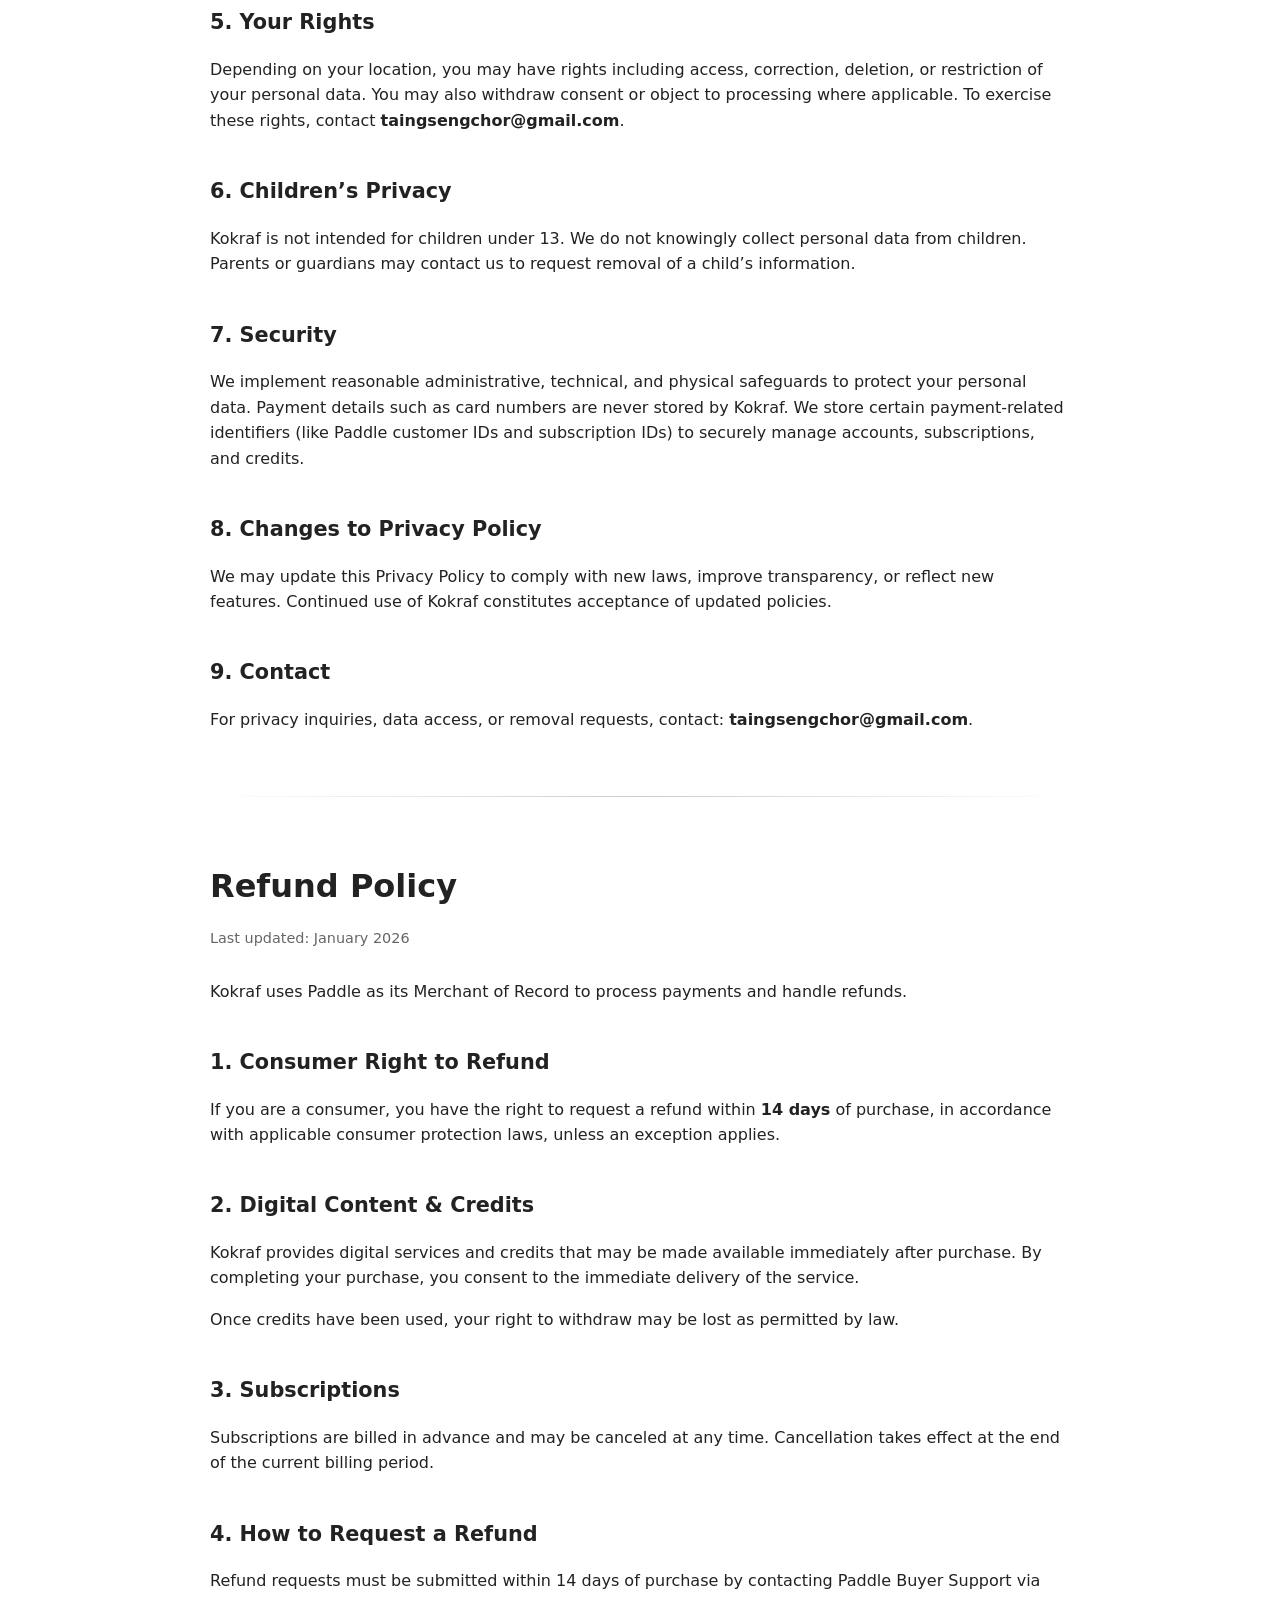
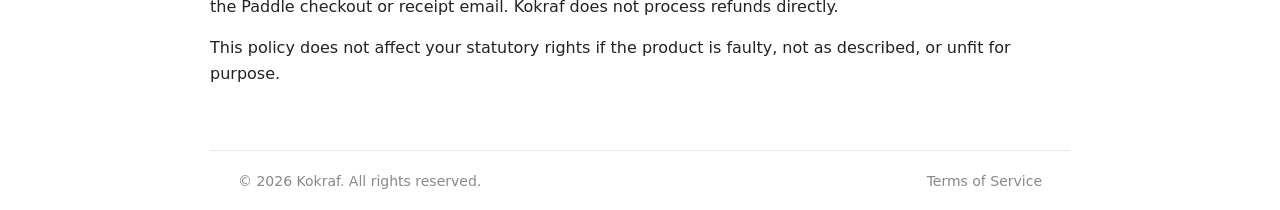
<file: terms/index.html>
<!DOCTYPE html>
<html lang="en">
<head>
  <meta charset="UTF-8" />
  <meta name="viewport" content="width=device-width, initial-scale=1.0" />
  <title>Terms of Service – Kokraf</title>
  <meta name="description" content="Kokraf legal information including Terms of Service, Privacy Policy, and Refund Policy for our collaborative 3D modeling platform.">

    <!-- Favicon and App Name -->
  <meta name="application-name" content="Kokraf" />
  <link rel="apple-touch-icon" sizes="180x180" href="/assets/favicon_io/apple-touch-icon.png">
  <link rel="icon" type="image/png" sizes="32x32" href="/assets/favicon_io/favicon-32x32.png">
  <link rel="icon" type="image/png" sizes="16x16" href="/assets/favicon_io/favicon-16x16.png">
  <link rel="icon" href="/assets/favicon_io/favicon.ico" type="image/x-icon">
  <link rel="icon" type="image/png" sizes="192x192" href="/assets/favicon_io/android-chrome-192x192.png">
  <link rel="icon" type="image/png" sizes="512x512" href="/assets/favicon_io/android-chrome-512x512.png">
  <link rel="manifest" href="/assets/favicon_io/site.webmanifest">

  <link rel="stylesheet" href="./terms-page.css" />
</head>
<body>
  <header class="app-header">
    <div class="header-left">
      <img src="../assets/images/KokrafLogo.png" alt="Kokraf Logo" class="logo">
      <span class="brand-name">Kokraf</span>
    </div>

    <nav class="header-center">
      <a href="/terms" class="active">Terms</a>
      <a href="/features">Features</a>
      <a href="/about">About</a>
      <a href="/pricing">Pricing</a>
    </nav>
    
    <div class="header-right">
      <a href="/" class="app-button">Launch App</a>
    </div>
  </header>

  <main class="terms-container">
    <nav class="legal-sidebar">
      <p class="sidebar-title">On this page</p>
      <ul>
        <li><a href="#terms">Terms of Service</a></li>
        <li><a href="#privacy">Privacy Policy</a></li>
        <li><a href="#refund">Refund Policy</a></li>
      </ul>
    </nav>

    <!-- Terms of Service -->
    <h1 id="terms">Terms of Service</h1>
    <p class="meta">Last updated: January 2026</p>

    <p>
      By accessing or using <strong>Kokraf</strong> (“Service”), you agree to be bound
      by these Terms of Service (“Terms”). Kokraf is operated by
      <strong>Sengchor Taing</strong>, a sole proprietor. If you do not agree to these
      Terms, you may not use the Service.
    </p>

    <!-- REQUIRED BY PADDLE -->
    <p>
      <strong>
        Our order process is conducted by our online reseller Paddle.com.
        Paddle.com is the Merchant of Record for all our orders.
        Paddle provides all customer service inquiries and handles returns.
      </strong>
    </p>

    <h2>1. Eligibility</h2>
    <p>  You must be at least <strong>13 years old</strong> to use Kokraf.
    By using the Service, you represent and warrant that you meet this requirement.</p>

    <h2>2. Account Registration</h2>
    <ul>
      <li>Certain features require account registration.</li>
      <li>You are responsible for keeping your credentials secure.</li>
    </ul>

    <h2>3. Use of the Service</h2>
    <ul>
      <li>No unlawful or unauthorized use</li>
      <li>No reverse engineering or abuse</li>
      <li>No infringement of intellectual property</li>
    </ul>

    <h2>4. Intellectual Property</h2>
    <p>
      All rights in Kokraf, including software, design, and branding, are owned by
      Kokraf or its licensors.
    </p>

    <h2>5. User Content</h2>
    <ul>
      <li>You retain ownership of your content.</li>
      <li>You grant Kokraf a limited license to operate the Service.</li>
    </ul>

    <h2>6. AI-Assisted Features</h2>
    <p>
      AI-generated content belongs to the user who initiated the generation.
      Kokraf makes no guarantees of uniqueness or non-infringement.
    </p>

    <h2>7. Payments & Subscriptions</h2>
    <ul>
      <li>Some features require payment.</li>
      <li>All payments, billing, and refunds are processed by Paddle.</li>
      <li>Subscriptions renew automatically unless canceled.</li>
      <li>Refunds are subject to the Refund Policy.</li>
    </ul>

    <h2>8. Termination</h2>
    <p>
      Kokraf may suspend or terminate access for violations or legal requirements.
    </p>

    <h2>9. Disclaimer & Limitation of Liability</h2>
    <p>
      The Service is provided “as is.” Kokraf is not liable for indirect or
      consequential damages.
    </p>

    <h2>10. Governing Law</h2>
    <p>
      These Terms are governed by applicable consumer protection laws,
      without limiting any mandatory rights available to consumers
      under their local laws.
    </p>

    <h2>11. Contact</h2>
    <p>
      Questions about these Terms may be sent to
      <strong>taingsengchor@gmail.com</strong>.
    </p>

    <hr class="policy-divider">

    <h1 id="privacy">Privacy Policy</h1>
    <p class="meta">Last updated: January 2026</p>

    <p>Kokraf is operated by <strong>Sengchor Taing</strong>. This Privacy Policy explains how we collect, use, and protect your personal data globally, in accordance with applicable data protection laws.</p>

    <h2>1. Information We Collect</h2>
    <ul>
      <li>Account information (email, username)</li>
      <li>Usage data (features used, interactions)</li>
      <li>Payment-related identifiers (Paddle IDs, subscription details, plan)</li>
      <li>Uploaded or created content (if/when this feature is available)</li>
    </ul>

    <h2>2. How We Use Information</h2>
    <ul>
      <li>Operate and improve Kokraf</li>
      <li>Provide customer support</li>
      <li>Process payments and manage subscriptions</li>
      <li>Ensure security and prevent abuse</li>
      <li>Analyze usage through tools such as Google Analytics</li>
    </ul>

    <h2>3. Data Sharing & International Transfers</h2>
    <p>We only share data with service providers or authorities as legally required. Your data may be transferred internationally to service providers such as <strong>Supabase</strong> and <strong>Paddle</strong>, always under appropriate safeguards in accordance with applicable data protection laws. Payments are processed securely by Paddle, the Merchant of Record, and Paddle handles customer service and refunds related to purchases.</p>

    <h2>4. Data Retention</h2>
    <p>We retain data only as long as necessary to provide the Service, comply with legal obligations, or enforce our agreements.</p>

    <h2>5. Your Rights</h2>
    <p>Depending on your location, you may have rights including access, correction, deletion, or restriction of your personal data. You may also withdraw consent or object to processing where applicable. To exercise these rights, contact <strong>taingsengchor@gmail.com</strong>.</p>

    <h2>6. Children’s Privacy</h2>
    <p>Kokraf is not intended for children under 13. We do not knowingly collect personal data from children. Parents or guardians may contact us to request removal of a child’s information.</p>

    <h2>7. Security</h2>
    <p>We implement reasonable administrative, technical, and physical safeguards to protect your personal data. Payment details such as card numbers are never stored by Kokraf. We store certain payment-related identifiers (like Paddle customer IDs and subscription IDs) to securely manage accounts, subscriptions, and credits.</p>

    <h2>8. Changes to Privacy Policy</h2>
    <p>We may update this Privacy Policy to comply with new laws, improve transparency, or reflect new features. Continued use of Kokraf constitutes acceptance of updated policies.</p>

    <h2>9. Contact</h2>
    <p>For privacy inquiries, data access, or removal requests, contact: <strong>taingsengchor@gmail.com</strong>.</p>

    <hr class="policy-divider">

    <!-- Refund Policy -->
    <h1 id="refund">Refund Policy</h1>
    <p class="meta">Last updated: January 2026</p>

    <p>
      Kokraf uses Paddle as its Merchant of Record to process payments and handle
      refunds.
    </p>

    <h2>1. Consumer Right to Refund</h2>
    <p>
      If you are a consumer, you have the right to request a refund within
      <strong>14 days</strong> of purchase, in accordance with applicable consumer
      protection laws, unless an exception applies.
    </p>

    <h2>2. Digital Content & Credits</h2>
    <p>
      Kokraf provides digital services and credits that may be made available
      immediately after purchase. By completing your purchase, you consent to the
      immediate delivery of the service.
    </p>
    <p>
      Once credits have been used, your right to withdraw may be lost as permitted by law.
    </p>

    <h2>3. Subscriptions</h2>
    <p>
      Subscriptions are billed in advance and may be canceled at any time.
      Cancellation takes effect at the end of the current billing period.
    </p>

    <h2>4. How to Request a Refund</h2>
    <p>
      Refund requests must be submitted within 14 days of purchase by contacting
      Paddle Buyer Support via the Paddle checkout or receipt email. Kokraf does not process refunds directly.
    </p>

    <p>
      This policy does not affect your statutory rights if the product is faulty,
      not as described, or unfit for purpose.
    </p>

    <footer class="site-footer">
      <div class="footer-left">
        © 2026 Kokraf. All rights reserved.
      </div>
      <div class="footer-right">
        <a href="/terms">Terms of Service</a>
      </div>
    </footer>
  </main>

  <script>
    document.addEventListener("DOMContentLoaded", function () {
      const sections = document.querySelectorAll("h1[id]");
      const navLinks = document.querySelectorAll(".legal-sidebar a");

      function updateActiveLink() {
        let currentSection = sections[0];

        sections.forEach(section => {
          const sectionTop = section.getBoundingClientRect().top;
          if (sectionTop <= 100) {
            currentSection = section;
          }
        });

        navLinks.forEach(link => {
          link.classList.remove("active");
          if (link.getAttribute("href") === "#" + currentSection.id) {
            link.classList.add("active");
          }
        });
      }

      window.addEventListener("scroll", updateActiveLink);
      updateActiveLink();
    });
  </script>
</body>
</html>
</file>
<file: about/about-page.css>
/* Reset */
* {
  box-sizing: border-box;
}

body {
  margin: 0;
  font-family: system-ui, -apple-system, BlinkMacSystemFont, "Segoe UI", sans-serif;
  line-height: 1.6;
  background-color: #ffffff;
  color: #222;
}

/* Container */
.about-container {
  max-width: 900px;
  margin: 40px auto 0;
  padding: 0 20px;
}

/* Headings */
h1 {
  font-size: 2rem;
  margin-bottom: 0.4em;
}

h2 {
  font-size: 1.3rem;
  margin-top: 2em;
  color: #111;
}

/* Paragraphs and lists */
p,
li {
  margin-bottom: 0.8em;
}

ul {
  padding-left: 1.2em;
}

ol {
  padding-left: 1.2em;
  margin-bottom: 1.5em;
}

.meta {
  font-size: 0.9rem;
  color: #666;
  margin-bottom: 2em;
}

/* Header */
.app-header {
  position: sticky;
  top: 0;
  width: 100%;
  height: 58px;
  display: flex;
  align-items: center;
  justify-content: space-between;
  padding: 0 28px;
  background: #ffffff;
  border-bottom: 1px solid #e6e8eb;
  z-index: 100;
}

/* Left */
.header-left {
  display: flex;
  align-items: center;
  gap: 10px;
}

.logo {
  width: 28px;
  height: 28px;
}

.brand-name {
  font-size: 18px;
  font-weight: 600;
  color: #111;
}

/* Center nav */
.header-center {
  display: flex;
  gap: 28px;
}

.header-center a {
  text-decoration: none;
  font-size: 14px;
  font-weight: 500;
  color: #888;
  position: relative;
  padding: 4px 0;
}

.header-center a.active {
  color: #111;
}

.header-center a:hover {
  color: #444;
}

.header-center a::after {
  content: '';
  position: absolute;
  left: 0;
  bottom: -6px;
  width: 0;
  height: 2px;
  background: #111;
  transition: width 0.2s ease;
}

.header-center a:hover::after {
  width: 100%;
}

/* Right */
.header-right {
  display: flex;
  align-items: center;
}

.app-button {
  background: #111;
  color: #fff;
  border: none;
  text-decoration: none;
  padding: 8px 14px;
  font-size: 14px;
  font-weight: 500;
  border-radius: 8px;
  cursor: pointer;
  transition: background 0.2s ease, transform 0.1s ease;
}

.app-button:hover {
  background: #000;
  transform: translateY(-1px);
}

/* Sections */
section {
  margin-bottom: 3em;
}

/* Roadmap list styling */
ol li {
  margin-bottom: 1em;
  padding-left: 12px;
  border-left: 2px solid #111;
}

ol li strong {
  color: #111;
}

/* Add green ticks for completed phases */
ol li::before {
  content: '';
  display: inline-block;
  width: 20px;
  height: 20px;
  margin-right: 8px;
  vertical-align: middle;
}

/* Phase 1 and 2 completed */
ol li:nth-child(1)::before,
ol li:nth-child(2)::before {
  content: '✔';
  color: #28a745;
  font-weight: bold;
  display: inline-block;
  width: 20px;
  text-align: center;
  margin-right: 8px;
  vertical-align: middle;
  position: relative;
  top: -5px;
}

/* Links */
a {
  color: #111;
  text-decoration: underline;
}

a:hover {
  color: #000;
  text-decoration: none;
}

/* Responsive */
@media (max-width: 768px) {
  .header-center {
    display: none;
  }

  .about-container {
    margin: 20px auto;
    padding: 0 15px;
  }
}

/* Footer */
.site-footer {
  display: flex;
  align-items: center;
  justify-content: space-between;
  padding: 0 28px;
  height: 60px;
  margin-top: 64px;
  border-top: 1px solid #e6e8eb;
  font-size: 14px;
  color: #888;
}

.site-footer a {
  color: #888;
  text-decoration: none;
}

.site-footer a:hover {
  color: #111;
}
</file>
<file: css/base-pages.css>
/* Reset */
* {
  box-sizing: border-box;
}

body {
  margin: 0;
  font-family: system-ui, -apple-system, BlinkMacSystemFont, "Segoe UI", sans-serif;
  line-height: 1.6;
  background-color: #ffffff;
  color: #222;

  display: flex;
  flex-direction: column;
  min-height: 100vh;
  overflow-x: hidden;
}

/* Header (reuse same style for consistency) */
.app-header {
  position: sticky;
  top: 0;
  width: 100%;
  height: 58px;
  display: flex;
  align-items: center;
  gap: 12px;
  padding: 0 28px;
  background: #ffffff;
  border-bottom: 1px solid #e6e8eb;
  z-index: 100;
}

.header-left {
  display: flex;
  align-items: center;
  gap: 12px;
  flex: 1 0 0;
}

.header-center {
  display: flex;
  flex: 0 1 auto;
  flex-shrink: 1;
}

.header-right {
  display: flex;
  align-items: center;
  gap: 12px;
  flex: 1 0 0;
  justify-content: flex-end;
}

.logo {
  width: 28px;
  height: 28px;
  margin-right: 17px;
}

.button-icon {
  width: 16px;
  height: 16px;
  margin-right: 5px;
  margin-bottom: 5px;
  flex-shrink: 0;
  vertical-align: middle;
  opacity: 0.5;
}

.explore-icon {
  margin-bottom: 4px;
}

/* Header center */
.search-bar {
  display: flex;
  align-items: center;
  gap: 8px;
  background: #f5f5f5;
  border: 1px solid #dcdfe3;
  border-radius: 3px;
  padding: 6px 12px;
  width: clamp(200px, 40vw, 600px);
  pointer-events: all;
  transition: border-color 0.15s, box-shadow 0.15s;
}

.search-bar:focus-within {
  border-color: #0a7cff;
  box-shadow: 0 0 0 3px rgba(10, 124, 255, 0.12);
  background: #fff;
}

.search-icon {
  width: 19px;
  height: 19px;
  flex-shrink: 0;
  opacity: 0.4;
}

.search-input {
  border: none;
  background: transparent;
  outline: none;
  font-family: inherit;
  font-size: 14px;
  color: #111;
  width: 100%;
}

.search-input::placeholder {
  color: #aaa;
  font-size: 15px;
}

/* Header right */
.secondary-btn {
  font-family: 'Inter', sans-serif;
  background: transparent;
  border: 1px solid #e6e8eb;
  padding: 8px 14px;
  font-size: 15px;
  font-weight: 500;
  border-radius: 3px;
  cursor: pointer;
  white-space: nowrap;
}

.secondary-btn:hover {
  background: #ebebeb;
}

.secondary-btn.active {
  background: #f0f0f0;
  color: #111;
  border-color: transparent;
}

.secondary-btn.active:hover {
  background: #e4e4e4;
}

a.secondary-btn {
  font-family: 'Inter', sans-serif;
  text-decoration: none;
  color: inherit;
  padding: 4px 14px;
}

/* Primary button */
.primary-btn {
  font-family: 'Inter', sans-serif;
  background: #0a7cff;
  color: #fff;
  border: none;
  padding: 8px 14px;
  font-size: 15px;
  font-weight: 500;
  border-radius: 3px;
  cursor: pointer;
  flex-shrink: 0;
  white-space: nowrap;
  transition: background 0.2s ease, transform 0.1s ease;
}

.primary-btn:hover {
  background: #0664cc;
}

/* Container */
.projects-container {
  max-width: 90%;
  margin: 0 auto;
  padding: 0 clamp(16px, 4vw, 48px);
}

.projects-container h1 {
  font-size: 2rem;
  margin-bottom: 0.5em;
  color: #111;
}

/* Footer */
.site-footer {
  display: flex;
  align-items: center;
  justify-content: space-between;
  padding: 0 28px;
  height: 60px;
  margin-top: 64px;
  border-top: 1px solid #e6e8eb;
  font-size: 14px;
  color: #888;
}

.site-footer a {
  color: #888;
  text-decoration: none;
}

.site-footer a:hover {
  color: #111;
}

/* Tooltip */
.project-visibility-icon {
  position: absolute;
  top: 8px;
  right: 8px;
  display: flex;
  align-items: center;
  justify-content: center;
  width: 22px;
  height: 22px;
  background: rgba(0, 0, 0, 0.3);
  border-radius: 3px;
  backdrop-filter: blur(4px);
  -webkit-backdrop-filter: blur(4px);
}

.project-visibility-icon img {
  width: 18px;
  height: 18px;
  opacity: 0.85;
  filter: brightness(0) invert(1);
}

.project-visibility-icon.hidden {
  display: none;
}

.project-visibility-icon::after {
  content: attr(data-tooltip);
  position: absolute;
  bottom: calc(100% + 10px);
  background: rgba(0, 0, 0, 0.75);
  color: #fff;
  font-size: 13px;
  white-space: nowrap;
  padding: 3px 7px;
  border-radius: 3px;
  pointer-events: none;
  opacity: 0;
  transition: opacity 0.15s ease;
}

.project-visibility-icon:hover::after {
  opacity: 1;
}

.logo-link {
  display: flex;
  align-items: center;
  text-decoration: none;
}

.logo-link:hover {
  opacity: 0.85;
  cursor: pointer;
}
</file>
<file: explore/explore-page.css>
.projects-container {
  flex: 1;
  width: 100%;
  max-width: 2000px;
  margin: 0 auto;
  padding: 32px 36px 0;
}

.explore-header {
  margin-bottom: 8px;
}

.explore-title {
  font-size: 22px;
  font-weight: 600;
  color: #111;
}

/* Grid — 4 cols max on wide screens */
.projects-grid {
  display: grid;
  grid-template-columns: repeat(auto-fill, minmax(max(280px, calc((100% - 84px) / 4)), 1fr));
  gap: 28px;
  margin-top: 24px;
}

/* Card */
.project-card {
  border: 1px solid #e6e8eb;
  border-radius: 4px;
  background: #fff;
  cursor: pointer;
  transition: transform 0.2s ease, box-shadow 0.2s ease;
  content-visibility: auto;
}

.project-card:hover {
  box-shadow: 0 6px 16px rgba(0,0,0,0.08);
}

/* Thumbnail */
.project-card .thumbnail {
  position: relative;
  width: 100%;
  aspect-ratio: 16 / 9;
  background: #f0f0f0;
  display: flex;
  align-items: center;
  justify-content: center;
  color: #aaa;
  font-size: 12px;
  overflow: hidden;
}

/* Info row */
.project-info-wrapper {
  padding: 10px 14px 10px 14px;
  display: flex;
  align-items: center;
  justify-content: space-between;
  gap: 8px;
}

.project-meta {
  display: flex;
  flex-direction: column;
  gap: 0;
  min-width: 0;
  flex: 1;
}

.project-name {
  font-weight: 600;
  font-size: 13px;
  color: #111;
  white-space: nowrap;
  overflow: hidden;
  text-overflow: ellipsis;
}

.explore-avatar {
  width: 24px;
  height: 24px;
  border-radius: 50%;
  object-fit: cover;
  background: #e0e0e0;
  flex-shrink: 0;
}

.explore-author-name {
  font-size: 12px;
  color: #555;
  white-space: nowrap;
  max-width: 150px;
  overflow: hidden;
  text-overflow: ellipsis;
}

/* Skeleton extras */
.skeleton {
  background: #e8e8e8;
  border-radius: 3px;
  position: relative;
  overflow: hidden;
}

.skeleton::after {
  content: "";
  position: absolute;
  inset: 0;
  background: linear-gradient(90deg, transparent 0%, rgba(255,255,255,0.6) 50%, transparent 100%);
  animation: shimmer 1.4s infinite;
}

@keyframes shimmer {
  0%   { transform: translateX(-100%); }
  100% { transform: translateX(100%); }
}

.skeleton-long  { height: 10px; width: 70%; margin-bottom: 4px; padding: 0; }
.skeleton-short { height: 10px; width: 40%; padding: 0; }
.skeleton-avatar { width: 24px; height: 24px; border-radius: 50%; flex-shrink: 0; }
.skeleton-stats  { height: 10px; width: 60px; padding: 0; }

.like-btn {
  display: flex;
  align-items: center;
  gap: 4px;
  position: absolute;
  bottom: 18px;
  right: 8px;
  background: none;
  border: none;
  cursor: pointer;
  color: #888;
  padding: 4px 6px;
  border-radius: 6px;
  font-size: 12px;
  transition: color 0.15s ease, background 0.15s ease;
}

.like-btn:hover {
  color: #e05c7a;
  background: rgba(224, 92, 122, 0.08);
}

.like-btn.liked {
  color: #e05c7a;
}

.like-btn.liked .heart-icon path {
  fill: #e05c7a;
  stroke: #e05c7a;
}

.like-count {
  line-height: 1;
}
</file>
<file: css/login-panel.css>
#overlay-root-login {
  position: fixed;
  inset: 0;
  pointer-events: none;
  z-index: 1000;
}

.login-overlay {
  position: fixed;
  inset: 0;
  background: rgba(0,0,0,0.4);
  pointer-events: auto;
  display: flex;
  align-items: center;
  justify-content: center;
  z-index: 1000;
}

.hidden {
  display: none !important;
}

.login-panel {
  position: relative;
  background-color: #fff;
  padding: 32px;
  border-radius: 5px;
  width: 420px;
  color: #222;
  font-family: sans-serif;
  font-size: 14px;
  border: 1px solid #e6e8eb;
}

.login-panel h3 {
  margin: 0 0 20px;
  font-size: 22px;
  color: #111;
  text-align: center;
}

.login-label {
  display: block;
  margin-bottom: 6px;
  margin-top: 10px;
  font-size: 13px;
  font-weight: normal;
  color: #666;
  letter-spacing: 0.2px;
}

.login-panel input {
  width: 100%;
  box-sizing: border-box;
  margin-bottom: 10px;
  padding: 10px 10px;
  font-size: 14px;
  font-family: sans-serif;
  border-radius: 3px;
  border: 1px solid #e6e8eb;
  background-color: #fff;
  color: #222;
}

.login-panel input:focus {
  outline: none;
  border-color: #111;
}

#login-submit {
  width: 100%;
  margin-top: 16px;
  padding: 10px 0;
  border-radius: 3px;
  background-color: #111;
  border: 1px solid #111;
  color: #fff;
  font-size: 14px;
  font-weight: 500;
  cursor: pointer;
}

#login-submit:hover {
  background-color: #222;
}

.login-panel .error {
  margin-top: 8px;
  color: #c44;
  font-size: 14px;
}

.switch-mode {
  margin-top: 12px;
  text-align: center;
  font-size: 14px;
  color: #666;
}

.switch-mode span {
  cursor: pointer;
}

.switch-mode span:hover {
  color: #111;
}

.login-close {
  position: absolute;
  top: 10px;
  right: 12px;
  background: none;
  border: none;
  color: #888;
  font-size: 20px;
  cursor: pointer;
}

.login-close:hover {
  color: #111;
}

/* OR separator */
.or-separator {
  display: flex;
  align-items: center;
  margin: 12px 0;
  font-size: 14px;
  color: #666;
}

.or-separator::before,
.or-separator::after {
  content: "";
  flex: 1;
  height: 1px;
  background: #ddd;
  margin: 0 8px;
}

.gsi-material-button {
  position: relative;
  display: flex;
  align-items: center;
  width: 100%;
  height: 40px;
  padding-left: 48px;
  border: 1px solid #ddd;
  border-radius: 4px;
  background-color: #fff;
  cursor: pointer;
  font-family: 'Roboto', sans-serif;
  font-size: 14px;
}

/* Google logo */
.gsi-material-button-icon {
  position: absolute;
  left: 10px;
  display: flex;
  align-items: center;
  justify-content: center;
  width: 32px;
  height: 100%;
}

.gsi-material-button-icon svg {
  width: 18px;
  height: 18px;
}

.gsi-material-button-text {
  position: absolute;
  left: 50%;
  transform: translateX(-50%);
  font-weight: 500;

  font-family: sans-serif;
  font-size: 14px;
  font-weight: 500;
}

.gsi-material-button:hover {
  background-color: #f7f7f7;
}

.gsi-material-button:active {
  background-color: #e0e0e0;
}

.gsi-material-button {
  transition: background-color 0.2s;
}
</file>
<file: css/account-panel.css>
#overlay-root-account {
  position: fixed;
  inset: 0;
  pointer-events: none;
  z-index: 1000;
}

.account-overlay {
  position: fixed;
  inset: 0;
  background: rgba(0,0,0,0.4);
  pointer-events: auto;
  display: flex;
  align-items: center;
  justify-content: center;
  z-index: 1000;
}

.hidden {
  display: none !important;
}

.account-panel {
  position: relative;
  background-color: #fff;
  padding: 32px;
  border-radius: 5px;
  width: 420px;
  color: #222;
  font-family: sans-serif;
  font-size: 14px;
  border: 1px solid #e6e8eb;
  display: flex;
  flex-direction: column;
  gap: 16px;
}

.account-panel .account-title {
  margin: 0;
  font-size: 22px;
  color: #111;
  text-align: center;
}

.account-label {
  font-size: 13px;
  font-weight: normal;
  color: #666;
  letter-spacing: 0.2px;
}

.account-email {
  font-size: 14px;
  color: #222;
  background-color: #fff;
  border: 1px solid #e6e8eb;
  border-radius: 3px;
  padding: 10px;
  word-break: break-all;
}

.account-actions {
  display: flex;
  flex-direction: column;
  gap: 8px;
}

#account-projects,
#account-logout {
  width: 100%;
  padding: 10px 0;
  border-radius: 3px;
  border: 1px solid #222;
  background-color: #222;
  color: #fff;
  font-size: 14px;
  font-weight: 500;
  cursor: pointer;
}

#account-projects {
  border: 1px solid #222;
  background-color: #222;
  color: #fff;
}

#account-projects:hover {
  background-color: #000;
}

#account-logout {
  border: 1px solid #e6e8eb;
  background-color: #fff;
  color: #222;
}

#account-logout:hover {
  border-color: #111;
}

.account-close {
  position: absolute;
  top: 10px;
  right: 12px;
  background: none;
  border: none;
  color: #888;
  font-size: 20px;
  cursor: pointer;
}

.account-close:hover {
  color: #111;
}

.account-billing {
  border: 1px solid #e6e8eb;
  border-radius: 6px;
  padding: 16px;
  display: flex;
  flex-direction: column;
  gap: 16px;
  background: #fafbfc;
}

.billing-credits {
  text-align: center;
  padding: 12px;
  border-radius: 4px;
  background: #fff;
  border: 1px solid #e6e8eb;
}

.billing-value {
  font-size: 28px;
  font-weight: 600;
}

.billing-value.unlimited {
  font-size: 22px;
  color: #0a7cff;
}

.plan-container {
  display: flex;
  align-items: center;
  gap: 8px;
  margin-top: 2px;
}

.billing-label {
  font-size: 12px;
  color: #666;
  margin-top: 4px;
}

.billing-row {
  display: flex;
  gap: 16px;
  align-items: center;
}

.billing-field {
  flex: 1;
  display: flex;
  flex-direction: column;
}

.billing-text {
  font-size: 14px;
  font-weight: 500;
  color: #111;
}

#account-plan.pro {
  color: #0a7cff;
  font-weight: 600;
}

#account-expiry {
  margin-top: 2px;
}

/* Cancel button */
.cancel-plan-btn {
  margin-top: 0px;
  padding: 3px 8px;
  font-size: 11px;
  font-weight: 500;
  color: #ff4d4f;
  background: transparent;
  border: 1px solid #ff4d4f;
  border-radius: 5px;
  cursor: pointer;
  transition: all 0.2s ease;
  display: inline-block;
}

.cancel-plan-btn:hover {
  background: #ff4d4f;
  color: #fff;
  transform: translateY(-1px);
}

.cancel-plan-btn:active {
  transform: translateY(0);
  background: #e53935;
}

.cancel-plan-btn:disabled {
  opacity: 0.5;
  color: #888;
  border-color: #888;
  background: transparent;
  cursor: not-allowed;
  pointer-events: none;
  transform: none;
}

.cancel-plan-btn:disabled:hover,
.cancel-plan-btn:disabled:active {
  background: transparent;
  color: #888;
  transform: none;
}

.upgrade-btn {
  margin-top: 0px;
  padding: 3px 8px;
  font-size: 11px;
  font-weight: 500;
  color: #0a7cff;
  background: transparent;
  border: 1px solid #0a7cff;
  border-radius: 5px;
  cursor: pointer;
  transition: all 0.2s ease;
  display: inline-block;
}

.upgrade-btn:hover {
  background: #006ae6;
  color: #fff;
  transform: translateY(-1px);
}

.upgrade-btn:active {
  transform: translateY(0);
}
</file>
<file: css/viewer-panel.css>
/* Root overlay */
#overlay-root-viewer {
  position: fixed;
  inset: 0;
  pointer-events: none;
  z-index: 150;
}

/* Overlay background */
.viewer-overlay {
  position: fixed;
  inset: 0;
  background: rgba(0, 0, 0, 0.65);
  pointer-events: auto;
  display: flex;
  align-items: center;
  justify-content: center;
  z-index: 160;
}

.hidden {
  display: none !important;
}

/* Container (main viewer box) */
.viewer-container {
  position: relative;
  width: min(90vw, 90vh * (16 / 9));
  aspect-ratio: 16 / 9;
  max-width: 1400px;
  background: #111;
  border-radius: 6px;
  overflow: hidden;
  border: 1px solid #222;
  display: flex;
}

/* Canvas fills container */
#viewer-canvas {
  width: 100%;
  height: 100%;
  display: block;
}

/* Close button */
.viewer-close {
  position: absolute;
  top: 12px;
  right: 14px;
  z-index: 10;

  background: rgba(0, 0, 0, 0.1);
  border: none;
  color: #fff;
  font-size: 18px;
  cursor: pointer;

  width: 32px;
  height: 32px;
  border-radius: 4px;

  display: flex;
  align-items: center;
  justify-content: center;

  transition: background 0.15s ease, transform 0.1s ease;
}

.viewer-close:hover {
  background: rgba(0, 0, 0, 0.5);
  transform: scale(1.05);
}

.viewer-container::after {
  content: '';
  position: absolute;
  inset: 0;
  border: 1px solid rgba(255,255,255,0.05);
  pointer-events: none;
}

.viewer-progress {
  position: absolute;
  top: 50%;
  left: 50%;
  transform: translate(-50%, -50%);
  width: 200px;
  height: 2px;
  background: rgba(255, 255, 255, 0.15);
  z-index: 170;
}

.viewer-progress-bar {
  height: 100%;
  width: 0%;
  border-radius: inherit;

  background: #4facfe;
  transition: width 0.25s ease;

  position: relative;
}
</file>
<file: features/features-page.css>
/* Reset */
* {
  box-sizing: border-box;
}

body {
  margin: 0;
  font-family: system-ui, -apple-system, BlinkMacSystemFont, "Segoe UI", sans-serif;
  line-height: 1.6;
  background-color: #ffffff;
  color: #222;
}

/* Container */
.features-container {
  max-width: 900px;
  margin: 40px auto 0;
  padding: 0 20px;
}

/* Headings */
h1 {
  font-size: 2rem;
  margin-bottom: 0.4em;
}

h2 {
  font-size: 1.3rem;
  margin-top: 2em;
  color: #111;
}

/* Paragraphs and lists */
p,
li {
  margin-bottom: 0.8em;
}

ul {
  padding-left: 1.2em;
}

ol {
  padding-left: 1.2em;
  margin-bottom: 1.5em;
}

.meta {
  font-size: 0.9rem;
  color: #666;
  margin-bottom: 2em;
}

/* Header */
.app-header {
  position: sticky;
  top: 0;
  width: 100%;
  height: 58px;
  display: flex;
  align-items: center;
  justify-content: space-between;
  padding: 0 28px;
  background: #ffffff;
  border-bottom: 1px solid #e6e8eb;
  z-index: 100;
}

/* Left */
.header-left {
  display: flex;
  align-items: center;
  gap: 10px;
}

.logo {
  width: 28px;
  height: 28px;
}

.brand-name {
  font-size: 18px;
  font-weight: 600;
  color: #111;
}

/* Center nav */
.header-center {
  display: flex;
  gap: 28px;
}

.header-center a {
  text-decoration: none;
  font-size: 14px;
  font-weight: 500;
  color: #888;
  position: relative;
  padding: 4px 0;
}

.header-center a.active {
  color: #111;
}

.header-center a:hover {
  color: #444;
}

.header-center a::after {
  content: '';
  position: absolute;
  left: 0;
  bottom: -6px;
  width: 0;
  height: 2px;
  background: #111;
  transition: width 0.2s ease;
}

.header-center a:hover::after {
  width: 100%;
}

/* Right */
.header-right {
  display: flex;
  align-items: center;
}

.app-button {
  background: #111;
  color: #fff;
  border: none;
  text-decoration: none;
  padding: 8px 14px;
  font-size: 14px;
  font-weight: 500;
  border-radius: 8px;
  cursor: pointer;
  transition: background 0.2s ease, transform 0.1s ease;
}

.app-button:hover {
  background: #000;
  transform: translateY(-1px);
}

/* Sections */
section {
  margin-bottom: 3em;
}

/* Roadmap list styling */
ol li {
  margin-bottom: 1em;
  padding-left: 12px;
  border-left: 2px solid #111;
}

ol li strong {
  color: #111;
}

/* Links */
a {
  color: #111;
  text-decoration: underline;
}

a:hover {
  color: #000;
  text-decoration: none;
}

/* Responsive */
@media (max-width: 768px) {
  .header-center {
    display: none;
  }

  .features-container {
    margin: 20px auto;
    padding: 0 15px;
  }
}

/* Features grid */
.features-grid {
  display: grid;
  grid-template-columns: repeat(2, 1fr);
  gap: 32px;
  margin-top: 24px;
}

.feature-card {
  border: 1px solid #e6e8eb;
  border-radius: 12px;
  padding: 20px;
  background: #fff;
}

.feature-card img {
  width: 100%;
  height: auto;
  border-radius: 8px;
  margin-bottom: 14px;
  display: block;
}

.feature-card h3 {
  font-size: 1rem;
  margin-bottom: 0.4em;
  color: #111;
}

.feature-card p {
  font-size: 0.95rem;
  color: #444;
  margin: 0;
}

/* Mobile */
@media (max-width: 768px) {
  .features-grid {
    grid-template-columns: 1fr;
  }
}

/* Footer */
.site-footer {
  display: flex;
  align-items: center;
  justify-content: space-between;
  padding: 0 28px;
  height: 60px;
  margin-top: 64px;
  border-top: 1px solid #e6e8eb;
  font-size: 14px;
  color: #888;
}

.site-footer a {
  color: #888;
  text-decoration: none;
}

.site-footer a:hover {
  color: #111;
}
</file>
<file: manual/manual.css>
/* Reset */
* {
  box-sizing: border-box;
  margin: 0;
  padding: 0;
}

/* Page and body */
html, body {
  height: 100%;
  font-family: 'Segoe UI', Tahoma, Geneva, Verdana, sans-serif;
  background-color: #f6f7f9;
  color: #222;
}

body {
  display: flex;
  height: 100vh;
}

/* Sidebar */
#sidebar {
  width: 280px;
  background-color: #ffffff;
  border-right: 1px solid #e6e8eb;
  padding: 12px;
  display: flex;
  flex-direction: column;
}

#sidebar-header {
  display: flex;
  align-items: center;
  justify-content: space-between;
  margin-bottom: 12px;
}

/* Search input */
#search-input {
  width: 100%;
  padding: 7px 10px 7px 32px;
  margin-bottom: 12px;
  border-radius: 4px;
  border: 1px solid #ccc;
  background-color: #fff;
  color: #222;
  font-size: 16px;
  outline: none;
  background-image: url("data:image/svg+xml,%3Csvg xmlns='http://www.w3.org/2000/svg' width='16' height='16' fill='%23777' viewBox='0 0 24 24'%3E%3Cpath d='M10 2a8 8 0 105.293 14.293l4.707 4.707 1.414-1.414-4.707-4.707A8 8 0 0010 2zm0 2a6 6 0 110 12 6 6 0 010-12z'/%3E%3C/svg%3E");
  background-repeat: no-repeat;
  background-position: 10px center;
}

#search-input::placeholder {
  color: #888;
}

#search-input:focus {
  background-image: none;
  padding: 8px 10px;
}

/* Category list */
#category-list {
  list-style: none;
  padding: 0;
  margin: 0;
  overflow-y: auto;
  flex: 1;
}

#category-list li {
  padding: 10px 12px;
  margin-bottom: 4px;
  border-radius: 4px;
  cursor: pointer;
  color: #444;
  transition: background-color 0.15s ease, color 0.15s ease;
}

#category-list li.active {
  background-color: #111;
  color: #fff;
}

#category-list li:hover {
  background-color: #333;
  color: #fff;
}

/* Content area */
#content {
  flex: 1;
  padding: 40px 44px;
  overflow-y: auto;
  background-color: #ffffff;
}

#content h1 {
  margin-top: 0;
  margin-bottom: 12px;
  font-size: 32px;
  font-weight: 600;
  color: #111;
}

#content h2 {
  margin-top: 28px;
  margin-bottom: 10px;
  font-size: 26px;
  font-weight: 600;
  color: #111;
}

#content p {
  max-width: 900px;
  line-height: 1.6;
  font-size: 16px;
  color: #222;
}

#content ul {
  max-width: 900px;
  line-height: 1.6;
  font-size: 16px;
  color: #222;
  padding-left: 1.5em;
  margin: 1em 0;
  list-style-type: disc;
}

#content ul li {
  margin-bottom: 0.5em;
}

/* Table */
table {
  border-collapse: collapse;
  margin-top: 16px;
  width: 100%;
  max-width: 900px;
}

th, td {
  text-align: left;
  padding: 10px 12px;
  border-bottom: 1px solid #e6e8eb;
}

th {
  color: #111;
  font-weight: 600;
}

td {
  color: #444;
}

/* Scrollbar */
::-webkit-scrollbar {
  width: 8px;
}

::-webkit-scrollbar-track {
  background: #f1f1f1;
}

::-webkit-scrollbar-thumb {
  background: #aaa;
  border-radius: 8px;
}

::-webkit-scrollbar-thumb:hover {
  background: #888;
}

/* Manual header logo */
#manual-logo {
  display: flex;
  align-items: center;
  padding: 8px 0;
  margin-left: 5px;
  text-decoration: none;
}

#manual-logo img {
  max-width: 25px;
  border-radius: 6px;
  transition: transform 0.2s ease;
}

#manual-logo img:hover {
  transform: scale(1.1);
}

/* Home icon tooltip */
#manual-home svg {
  fill: none;
  stroke: #111;
  stroke-width: 1.6;
  stroke-linecap: round;
  stroke-linejoin: round;
  transform: translateY(1px);
}

#manual-home {
  position: relative;
  opacity: 0.6;
  transition: opacity 0.15s ease;
}

#manual-home:hover {
  opacity: 1;
}

#manual-home::after {
  content: attr(data-tooltip);
  position: absolute;
  top: 50%;
  left: 110%;
  transform: translateY(-50%);
  background: #fff;
  color: #222;
  font-family: inherit;
  font-size: 13px;
  padding: 4px 8px;
  border-radius: 2px;
  white-space: nowrap;
  border: 1px solid #ccc; 
  opacity: 0;
  pointer-events: none;
  transition: opacity 0.15s ease, transform 0.15s ease;
}

#manual-home:hover::after {
  opacity: 1;
  transform: translateY(-50%) translateX(4px);
}
</file>
<file: manual/manual-content.css>
#content ul {
  margin: 12px 0 24px;
  padding-left: 20px;
}

#content li {
  margin-bottom: 10px;
  line-height: 1.6;
}

.manual-key {
  font-family: monospace;
  font-size: 13px;
  padding: 2px 6px;
  border-radius: 4px;
  background: #f4f4f4;
  border: 1px solid #ddd;
}

.manual-note {
  font-size: 14px;
  color: #666;
  font-style: italic;
}

.manual-input {
  display: inline-block;
  padding: 4px 8px;
  margin: 0 2px;
  font-size: 13px;
  font-family: system-ui, -apple-system, BlinkMacSystemFont, sans-serif;

  background: #f6f6f6;
  color: #333;
  border: 1px solid #dcdcdc;
  border-radius: 4px;

  line-height: 1.4;
  white-space: nowrap;
}

.axis {
  display: inline-block;
  padding: 4px 8px;
  margin: 0 2px;
  border: 1px solid #ccc;
  border-radius: 4px;
  background-color: #f5f5f5;
  font-family: system-ui, -apple-system, BlinkMacSystemFont, sans-serif;
  font-size: 13px;
  white-space: nowrap;
}

/* ----- Shortcut Table Styling ----- */
.shortcut-table {
  width: 100%;
  border-collapse: collapse;
  margin-top: 1em;
  margin-bottom: 1em;
  max-width: 900px;
}

.shortcut-table th,
.shortcut-table td {
  border: 1px solid #444;
  padding: 8px 12px;
  text-align: left;
  font-size: 16px;
  font-family: inherit;
  color: #444;
}

.shortcut-table th {
  background-color: #f5f5f5;
  font-weight: 600;
  color: #444;
}

.shortcut-table tr:nth-child(even) {
  background-color: #fafafa;
}

.shortcut-table tr:hover {
  background-color: #f0f0f0;
}
</file>
<file: pricing/pricing-page.css>
/* Reset */
* {
  box-sizing: border-box;
  margin: 0;
  padding: 0;
}

/* Page */
body {
  margin: 0;
  font-family: system-ui, -apple-system, BlinkMacSystemFont, "Segoe UI", sans-serif;
  line-height: 1.6;
  background-color: #ffffff;
  color: #222;
}

.page-content {
  max-width: 1200px;
  margin: 0 auto;
  padding: 30px 20px 0;
}

/* Header */
.pricing-header {
  text-align: center;
  max-width: 600px;
  margin: 0 auto 50px auto;
}

.pricing-header h2 {
  font-size: 32px;
  font-weight: 600;
  margin-bottom: 12px;
}

.pricing-header p {
  font-size: 16px;
  color: #666;
}

/* Cards container */
.pricing-cards {
  display: flex;
  flex-wrap: wrap;
  justify-content: center;
  align-items: stretch;
  gap: 30px;
  max-width: 1140px;
  margin: 0 auto;
  position: relative;
}

/* Card */
.pricing-card {
  position: relative;
  background: #ffffff;
  border-radius: 14px;
  padding: 28px 26px 30px;
  flex: 1 1 300px;
  max-width: 350px;
  border: 1px solid #e6e8eb;
  box-shadow: 0 8px 20px rgba(0, 0, 0, 0.04);
  display: flex;
  flex-direction: column;
}

.pricing-card h3 {
  font-size: 22px;
  font-weight: 600;
  margin-bottom: 12px;
}

/* Price */
.price {
  font-size: 44px;
  font-weight: 700;
  margin: 12px 0 18px;
}

.price span {
  font-size: 14px;
  font-weight: 400;
  color: #666;
  margin-left: 4px;
}

/* Button */
.pricing-action {
  background: #111;
  color: #fff;
  border: none;
  border-radius: 8px;
  padding: 12px 16px;
  font-size: 15px;
  font-weight: 500;
  cursor: pointer;
  margin-bottom: 12px;
  transition: background 0.2s ease, transform 0.1s ease;
}

.pricing-action:hover {
  background: #000;
  transform: translateY(-1px);
}

/* Included label */
.included-label {
  font-size: 13px;
  font-weight: 600;
  color: #555;
  margin-top: 10px;
  margin-bottom: 10px;
}

/* Feature list */
.pricing-card ul {
  list-style: none;
}

.pricing-card li {
  font-size: 14px;
  color: #333;
  padding: 8px 0;
  border-bottom: 1px solid #f0f0f0;
}

.pricing-card li:last-child {
  border-bottom: none;
}

/* Featured (Pro) */
.pricing-card.featured {
  border: 2px solid #111;
  box-shadow: 0 12px 30px rgba(0, 0, 0, 0.08);
}

/* Recommended badge */
.recommended {
  position: absolute;
  top: -14px;
  left: 50%;
  transform: translateX(-50%);
  background: #111;
  color: #fff;
  font-size: 12px;
  font-weight: 600;
  padding: 6px 14px;
  border-radius: 999px;
  letter-spacing: 0.3px;
  z-index: 2;
}

/* Responsive */
@media (max-width: 768px) {
  .pricing-cards {
    flex-direction: column;
    align-items: center;
  }

  .pricing-card.featured {
    transform: none;
  }

  .recommended {
    position: static;
    margin-bottom: 12px;
  }
}

/* Header */
.app-header {
  position: sticky;
  top: 0;
  width: 100%;
  height: 58px;
  display: flex;
  align-items: center;
  justify-content: space-between;
  padding: 0 28px;
  background: #ffffff;
  border-bottom: 1px solid #e6e8eb;
  z-index: 100;
}

/* Left */
.header-left {
  display: flex;
  align-items: center;
  gap: 10px;
}

.logo {
  width: 28px;
  height: 28px;
}

.brand-name {
  font-size: 18px;
  font-weight: 600;
  color: #111;
}

/* Center nav */
.header-center {
  display: flex;
  gap: 28px;
}

.header-center a {
  text-decoration: none;
  font-size: 14px;
  font-weight: 500;
  color: #888;
  position: relative;
  padding: 4px 0;
}

.header-center a.active {
  color: #111;
}

.header-center a:hover {
  color: #444;
}

.header-center a::after {
  content: '';
  position: absolute;
  left: 0;
  bottom: -6px;
  width: 0;
  height: 2px;
  background: #111;
  transition: width 0.2s ease;
}

.header-center a:hover::after {
  width: 100%;
}

/* Right */
.header-right {
  display: flex;
  align-items: center;
}

.app-button {
  background: #111;
  color: #fff;
  border: none;
	text-decoration: none;
  padding: 8px 14px;
  font-size: 14px;
  font-weight: 500;
  border-radius: 8px;
  cursor: pointer;
  transition: background 0.2s ease, transform 0.1s ease;
}

.app-button:hover {
  background: #000;
  transform: translateY(-1px);
}

/* Responsive */
@media (max-width: 768px) {
  .header-center {
    display: none;
  }
}

.created-by {
  text-align: center;
  font-size: 14px;
  color: #666;
  margin-top: 24px;
}

.created-by a {
  color: #111;
  text-decoration: none;
  font-weight: 500;
}

.created-by a:hover {
  text-decoration: underline;
  color: #000;
}

/* Footer */
.site-footer {
  display: flex;
  align-items: center;
  justify-content: space-between;
  padding: 0 28px;
  height: 60px;
  margin-top: 64px;
  border-top: 1px solid #e6e8eb;
  font-size: 14px;
  color: #888;
}

.site-footer a {
  color: #888;
  text-decoration: none;
}

.site-footer a:hover {
  color: #111;
}

/* Checkmark icon */
.custom-check {
  display: inline-flex;
  align-items: center;
  justify-content: center;
  width: 16px;
  height: 16px;
  background-color: #22c55e;
  border: 1.5px solid #22c55e;
  border-radius: 50%;
  margin-right: 8px;
  flex-shrink: 0;
}

.custom-check svg {
  width: 12px;
  height: 12px;
  color: #ffffff;

  fill: none;
  stroke: currentColor;
  stroke-width: 3;
  stroke-linecap: round;
  stroke-linejoin: round;
}

.custom-check.normal {
  background-color: #ffffff;
  border: 1.5px solid #ffffff;
}

.custom-check.normal svg {
  color: #000000;
}

/* Credit pack quantity */
.pack-qty {
  display: flex;
  align-items: center;
  justify-content: center;
  gap: 16px;
  margin: 2px 12px 6px;
}

.pack-qty button {
  width: 32px;
  height: 32px;
  border-radius: 8px;
  border: 1px solid #e6e8eb;
  background: #fff;
  color: #111;
  font-size: 18px;
  line-height: 1;
  cursor: pointer;
  transition: background 0.2s ease;
}

.pack-qty button:hover:not(:disabled) {
  background: #f5f5f5;
}

.pack-qty button:disabled {
  opacity: 0.35;
  cursor: default;
}

#pack-count {
  min-width: 24px;
  text-align: center;
  font-size: 16px;
  font-weight: 600;
}

@media (max-width: 768px) {
  .pricing-card {
    width: 100%;
  }
}
</file>
<file: projects/projects-page.css>
.projects-container {
  flex: 1;
  width: 100%;
  max-width: 1700px;
  margin: 0 auto;
}

/* Grid */
.projects-grid {
  display: grid;
  grid-template-columns: repeat(auto-fill, minmax(max(280px, calc((100% - 56px) / 3)), 1fr));
  gap: 28px;
  margin-top: 24px;
}

/* Card */
.project-card {
  border: 1px solid #e6e8eb;
  border-radius: 4px;
  background: #fff;
  cursor: pointer;
  transition: transform 0.2s ease, box-shadow 0.2s ease;
}

.project-card:hover {
  box-shadow: 0 6px 16px rgba(0,0,0,0.08);
}

/* Thumbnail */
.project-card .thumbnail {
  position: relative;
  width: 100%;
  aspect-ratio: 16 / 9;
  height: auto;
  background: #f0f0f0;
  display: flex;
  align-items: center;
  justify-content: center;
  color: #aaa;
  font-size: 12px;
}

.project-name {
  font-weight: 600;
  font-size: 13px;
  color: #111;
  margin-bottom: 2px;
  word-break: break-word;
}

.project-meta-secondary {
  display: flex;
  align-items: center;
  gap: 4px;
  font-size: 12px;
  color: #666;
  margin-top: 2px;
}

.meta-dot {
  font-size: 16px;
  line-height: 1;
  color: #bbb;
}

.heart-icon {
  transform: translateY(1px);
}

/* Profile Header */
.profile-header {
  position: relative;
}

/* Banner */
.profile-banner {
  height: 200px;
  background: #2e2f34;
  width: 100vw;
  margin-left: calc(50% - 50vw);
  border-radius: 0;

  padding-left: 20px; 
}

/* Content (avatar + text) */
.profile-content {
  display: flex;
  align-items: center;
  gap: 16px;

  position: absolute;
  top: 50px;
  padding-left: 0px;
}

/* Avatar */
.profile-avatar {
  width: 100px;
  height: 100px;
  border-radius: 1%;
  background: #fff;
  border: 3px solid #fff;
  object-fit: cover;
}

.profile-avatar.empty {
  background: #ccc;
}

/* Info */
.profile-name {
  font-size: 28px;
  font-weight: 350;
  color: #fff;
  min-width: 150px;
}

.profile-username {
  font-size: 18px;
  font-weight: 300;
  color: #fff;
  min-width: 100px;
}

.profile-about {
  font-size: 16px;
  color: #888;
}

.profile-about.filled {
  color: #000;
}

.tab-name {
  font-size: 16px;
  font-weight: 550;
  color: #111;
  position: relative;
  display: inline-block;
}

.content-layout {
  display: flex;
  gap: 30px;
  flex-wrap: wrap-reverse;
}

/* Main grid */
.main-content {
  flex: 1;
  min-width: 0;
}

/* Right panel */
.right-panel {
  width: 300px;
  flex-shrink: 0;
  margin-top: 24px;
}

@media (max-width: 950px) {
  .right-panel {
    width: 100%;
  }
}

/* About card */
.about-card {
  border: 1px solid #e6e8eb;
  border-radius: 4px;
  padding: 16px;
  background: #fff;
  min-height: 300px;
}

.about-title {
  font-size: 16px;
  font-weight: 600;
  margin-bottom: 8px;
}

/* Skeleton */
.skeleton {
  background: #e8e8e8;
  border-radius: 3px;
  position: relative;
  overflow: hidden;
  padding: 10px 20px;
}

.skeleton::after {
  content: "";
  position: absolute;
  inset: 0;
  background: linear-gradient(90deg, transparent 0%, rgba(255,255,255,0.6) 50%, transparent 100%);
  animation: shimmer 1.4s infinite;
}

@keyframes shimmer {
  0%   { transform: translateX(-100%); }
  100% { transform: translateX(100%); }
}

.skeleton-long {
  height: 10px;
  width: 80%;
  margin-bottom: 2px;
}

.skeleton-short {
  height: 10px;
  width: 40%;
}

/* Project info row with 3-dot menu */
.project-meta {
  display: flex;
  flex-direction: column;
  gap: 0px;
  min-width: 180px;
}

/* 3-dot button */
.project-menu-btn {
  background: transparent;
  border: none;
  cursor: pointer;
  padding: 4px 4px;
  border-radius: 3px;
  color: #888;
  font-size: 20px;
  line-height: 1;
  flex-shrink: 0;
  transition: background 0.15s;
}

.project-menu-btn:hover {
  background: #f0f0f0;
  color: #333;
}

.project-menu-panel {
  position: absolute;
  top: 100%;
  bottom: auto;
  right: 0;

  background: white;
  border: 1px solid #e6e8eb;
  border-radius: 2px;
  padding: 6px 0;
  min-width: 150px;

  z-index: 150;
  box-shadow: 0 4px 10px rgba(0,0,0,0.1);
}

.project-menu-panel button {
  display: flex;
  align-items: center;
  gap: 8px;
  width: 100%;
  padding: 8px 14px;
  background: transparent;
  border: none;
  cursor: pointer;
  font-size: 13px;
  text-align: left;
  color: #333;
  transition: background 0.15s;
}

.project-menu-panel button:hover {
  background: #f5f5f5;
}

.project-menu-panel .menu-delete {
  color: #d93025;
}

.project-menu-panel .menu-delete:hover {
  background: #fff0ef;
}

/* Anchor for the dropdown */
.project-info-wrapper {
  position: relative;
  padding: 8px 18px 8px 18px;
  display: flex;
  align-items: center;
  justify-content: space-between;
  gap: 8px;
}

.project-card-wrapper {
  position: relative;
}

.panel-header {
  display: flex;
  align-items: center;
  justify-content: space-between;
  margin-top: 20px;
}

#edit-profile-btn {
  padding: 8px 14px;
  font-size: 15px;
  font-weight: 550;

  background: #fff;
  color: #111;
  border: 1px solid #e6e8eb;
}

#edit-profile-btn:hover {
  background: #f5f5f5;
}

.project-name-input {
  font-weight: 600;
  font-size: 13px;
  color: #111;
  margin-bottom: 2px;
  font-family: inherit;
  border: 1px solid #0a7cff;
  border-radius: 3px;
  padding: 1px 4px;
  width: 100%;
  outline: none;
  background: #fff;
}
</file>
<file: projects/edit-profile-panel.css>
.editprofile-overlay {
  position: fixed;
  inset: 0;
  background: rgba(0,0,0,0.4);
  display: flex;
  align-items: center;
  justify-content: center;
  z-index: 1000;
}

.editprofile-panel {
  position: relative;
  background: #fff;
  padding: 28px;
  border-radius: 5px;
  width: 420px;
  border: 1px solid #e6e8eb;
  display: flex;
  flex-direction: column;
  gap: 16px;
}

.editprofile-title {
  margin: 0;
  font-size: 20px;
  text-align: center;
}

.editprofile-close {
  position: absolute;
  top: 10px;
  right: 12px;
  border: none;
  background: none;
  font-size: 20px;
  cursor: pointer;
  color: #888;
}

.editprofile-close:hover {
  color: #111;
}

.editprofile-section {
  display: flex;
  flex-direction: column;
  gap: 6px;
}

.editprofile-label {
  font-size: 13px;
  color: #666;
}

.editprofile-input,
.editprofile-textarea {
  font-size: 14px;
  font-family: inherit;
  padding: 10px;
  border: 1px solid #e6e8eb;
  border-radius: 3px;
}

.editprofile-textarea {
  min-height: 80px;
  resize: vertical;
}

.editprofile-avatar-row {
  display: flex;
  flex-direction: row;
  align-items: center;
  gap: 16px;
}

.editprofile-avatar-preview {
  width: 72px;
  height: 72px;
  border-radius: 1%;
  object-fit: cover;
  border: 1px solid #e6e8eb;
  background: #f3f4f6;
}

.editprofile-avatar-upload {
  display: flex;
  flex-direction: column;
  align-items: flex-start;
}

.editprofile-avatar-btn {
  font-size: 13px;
  font-family: inherit;
  padding: 7px 14px;
  border: 1px solid #ccc;
  border-radius: 3px;
  background: #fff;
  color: #333;
  cursor: pointer;
  transition: border-color 0.15s, color 0.15s;
}

.editprofile-avatar-btn:hover {
  border-color: #888;
  color: #111;
}

.editprofile-avatar-hint {
  margin-top: 6px;
  font-size: 12px;
  color: #888;
}

/* Banner preview inside the edit panel */
.editprofile-banner-wrap {
  width: 100%;
}

.editprofile-banner-preview {
  position: relative;
  width: 100%;
  height: 70.70px;
  background: #2e2f34;
  border-radius: 4px;
  overflow: hidden;
  display: flex;
  align-items: center;
  justify-content: center;
}

.editprofile-banner-img {
  position: absolute;
  inset: 0;
  width: 100%;
  height: 100%;
  object-fit: contain;
  display: none;
}

.editprofile-banner-edit-btn {
  position: relative;
  z-index: 1;
  background: rgba(0, 0, 0, 0.45);
  color: #fff;
  border: 1px solid rgba(255,255,255,0.3);
  border-radius: 3px;
  padding: 6px 14px;
  font-size: 13px;
  cursor: pointer;
  transition: background 0.15s;
}

.editprofile-banner-edit-btn:hover {
  background: rgba(0, 0, 0, 0.65);
}

.editprofile-actions {
  display: flex;
  justify-content: flex-end;
  gap: 10px;
}

#editprofile-save {
  padding: 8px 16px;
  background: #111;
  color: #fff;
  border: 1px solid #111;
  cursor: pointer;
}

#editprofile-cancel {
  padding: 8px 14px;
  border: 1px solid #ccc;
  background: #fff;
  cursor: pointer;
}

.hidden {
  display: none !important;
}

.error {
  margin-top: 2px;
  color: #c44;
  font-size: 13px;
  text-align: center;
}
</file>
<file: terms/terms-page.css>
* {
  box-sizing: border-box;
}

body {
  margin: 0;
  font-family: system-ui, -apple-system, BlinkMacSystemFont, "Segoe UI", sans-serif;
  line-height: 1.6;
  background-color: #ffffff;
  color: #222;
}

.terms-container {
  max-width: 900px;
  margin: 40px auto 0;
  padding: 0 20px;
}

h1 {
  font-size: 2rem;
  margin-bottom: 0.4em;
}

h1[id] {
  scroll-margin-top: 80px; /* height of your header */
}

h2 {
  font-size: 1.3rem;
  margin-top: 2em;
}

p,
li {
  margin-bottom: 0.8em;
}

ul {
  padding-left: 1.2em;
}

.meta {
  font-size: 0.9rem;
  color: #666;
  margin-bottom: 2em;
}

.policy-divider {
  border: none;
  height: 1px;
  background: linear-gradient(
    to right,
    transparent,
    #ccc,
    transparent
  );
  margin: 4rem 0;
}

/* Header */
.app-header {
  position: sticky;
  top: 0;
  width: 100%;
  height: 58px;
  display: flex;
  align-items: center;
  justify-content: space-between;
  padding: 0 28px;
  background: #ffffff;
  border-bottom: 1px solid #e6e8eb;
  z-index: 100;
}

/* Left */
.header-left {
  display: flex;
  align-items: center;
  gap: 10px;
}

.logo {
  width: 28px;
  height: 28px;
}

.brand-name {
  font-size: 18px;
  font-weight: 600;
  color: #111;
}

/* Center nav */
.header-center {
  display: flex;
  gap: 28px;
}

.header-center a {
  text-decoration: none;
  font-size: 14px;
  font-weight: 500;
  color: #888;
  position: relative;
  padding: 4px 0;
}

.header-center a.active {
  color: #111;
}

.header-center a:hover {
  color: #444;
}

.header-center a::after {
  content: '';
  position: absolute;
  left: 0;
  bottom: -6px;
  width: 0;
  height: 2px;
  background: #111;
  transition: width 0.2s ease;
}

.header-center a:hover::after {
  width: 100%;
}

/* Right */
.header-right {
  display: flex;
  align-items: center;
}

.app-button {
  background: #111;
  color: #fff;
  border: none;
	text-decoration: none;
  padding: 8px 14px;
  font-size: 14px;
  font-weight: 500;
  border-radius: 8px;
  cursor: pointer;
  transition: background 0.2s ease, transform 0.1s ease;
}

.app-button:hover {
  background: #000;
  transform: translateY(-1px);
}

/* Responsive */
@media (max-width: 768px) {
  .header-center {
    display: none;
  }
}

/* Legal sidebar */
.legal-sidebar {
  position: fixed;
  right: 28px;
  top: 120px;
  width: 200px;
  background: #ffffff;
  padding: 12px 16px;
  border-radius: 5px;
  box-shadow: 0 4px 12px rgba(0, 0, 0, 0.08);
  font-family: system-ui, -apple-system, BlinkMacSystemFont, "Segoe UI", sans-serif;
  z-index: 50;
}

.legal-sidebar .sidebar-title {
  font-size: 14px;
  font-weight: 600;
  color: #111;
  margin-bottom: 12px;
  display: block;
  text-transform: uppercase;
  letter-spacing: 0.5px;
}


.legal-sidebar ul {
  list-style: none;
  padding: 0;
  margin: 0;
}

.legal-sidebar li {
  margin-bottom: 14px;
}

.legal-sidebar a {
  text-decoration: none;
  font-size: 14px;
  font-weight: 500;
  color: #888;
  position: relative;
  padding: 4px 0;
  display: inline-block;
  transition: color 0.2s ease;
}

.legal-sidebar a:hover {
  color: #111;
}

.legal-sidebar a::after {
  content: '';
  position: absolute;
  left: 0;
  bottom: -2px;
  width: 0;
  height: 2px;
  background: #111;
  transition: width 0.2s ease;
}

.legal-sidebar a:hover::after {
  width: 100%;
}

.legal-sidebar a.active {
  color: #111;
  font-weight: 600;
}

.legal-sidebar a.active::after {
  width: 100%;
}

/* Responsive: hide sidebar on small screens */
@media (max-width: 1024px) {
  .legal-sidebar {
    display: none;
  }
}

/* Footer */
.site-footer {
  display: flex;
  align-items: center;
  justify-content: space-between;
  padding: 0 28px;
  height: 60px;
  margin-top: 64px;
  border-top: 1px solid #e6e8eb;
  font-size: 14px;
  color: #888;
}

.site-footer a {
  color: #888;
  text-decoration: none;
}

.site-footer a:hover {
  color: #111;
}
</file>
